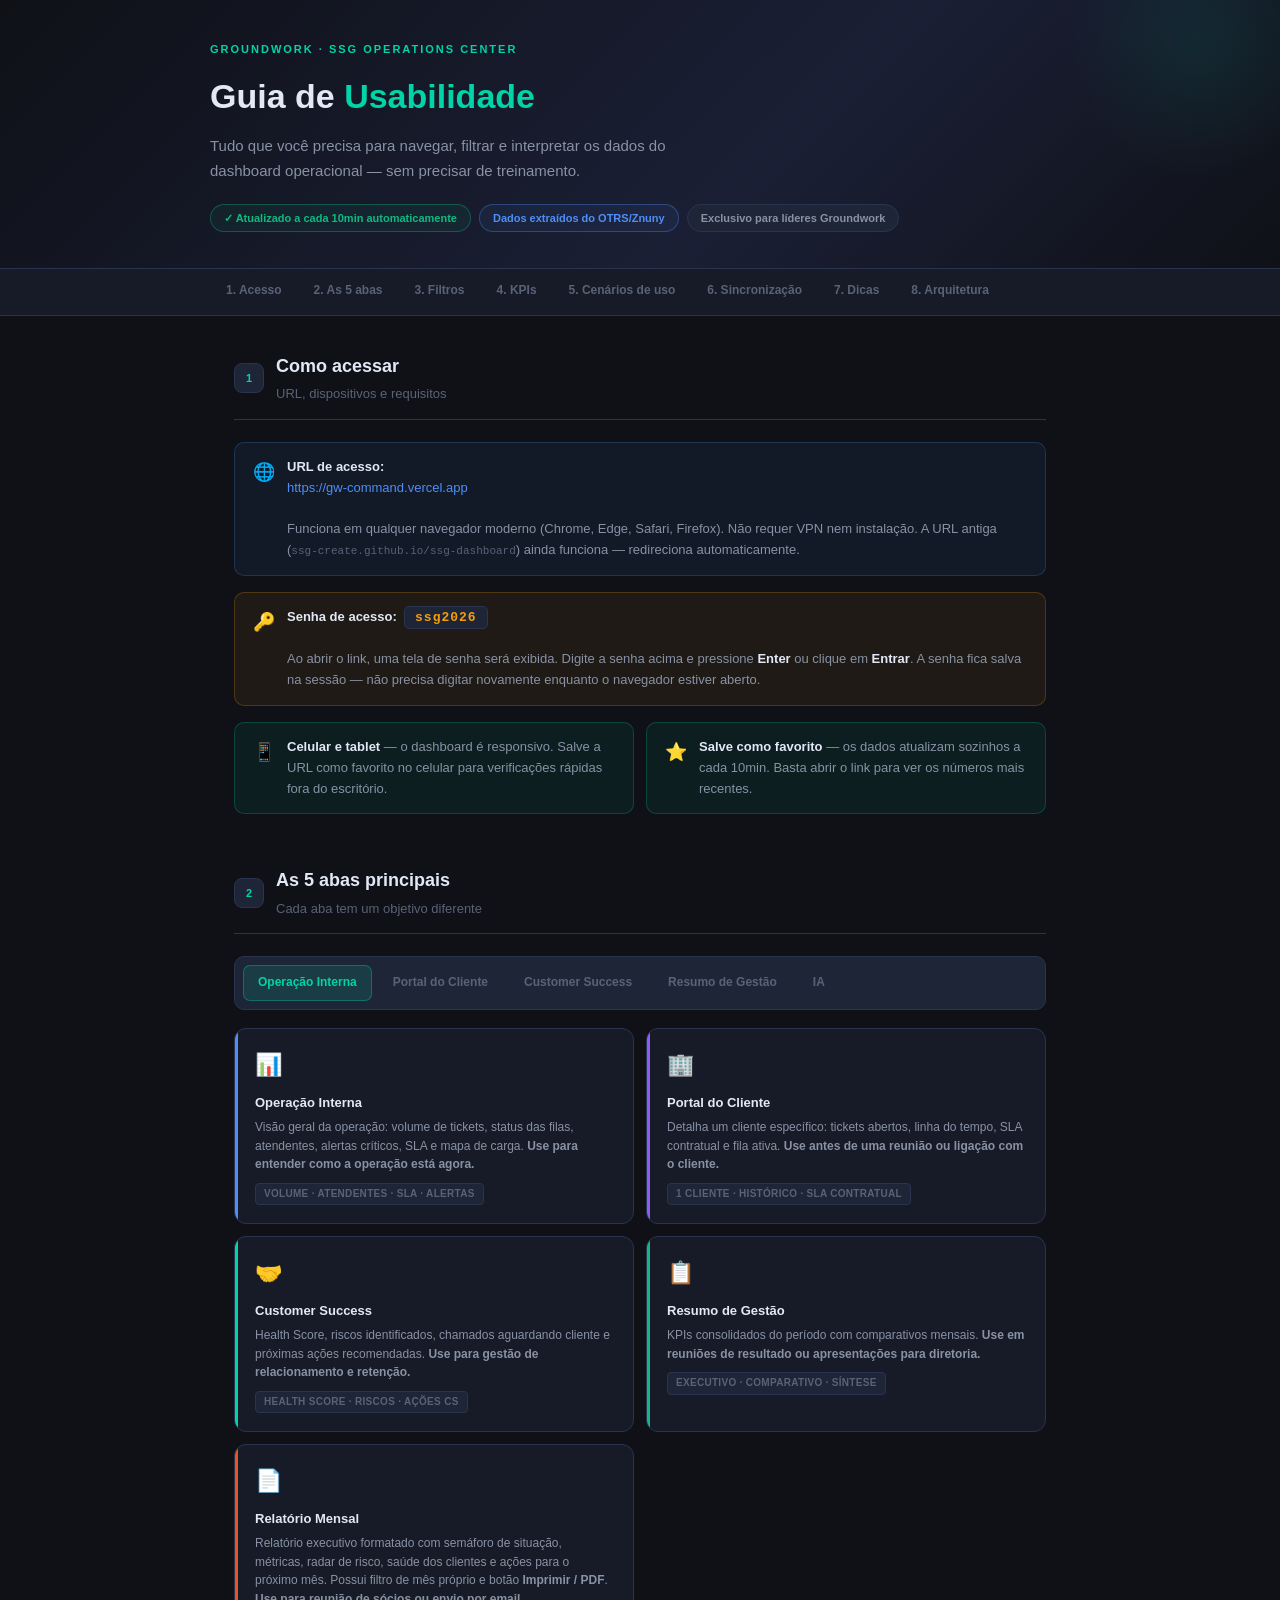
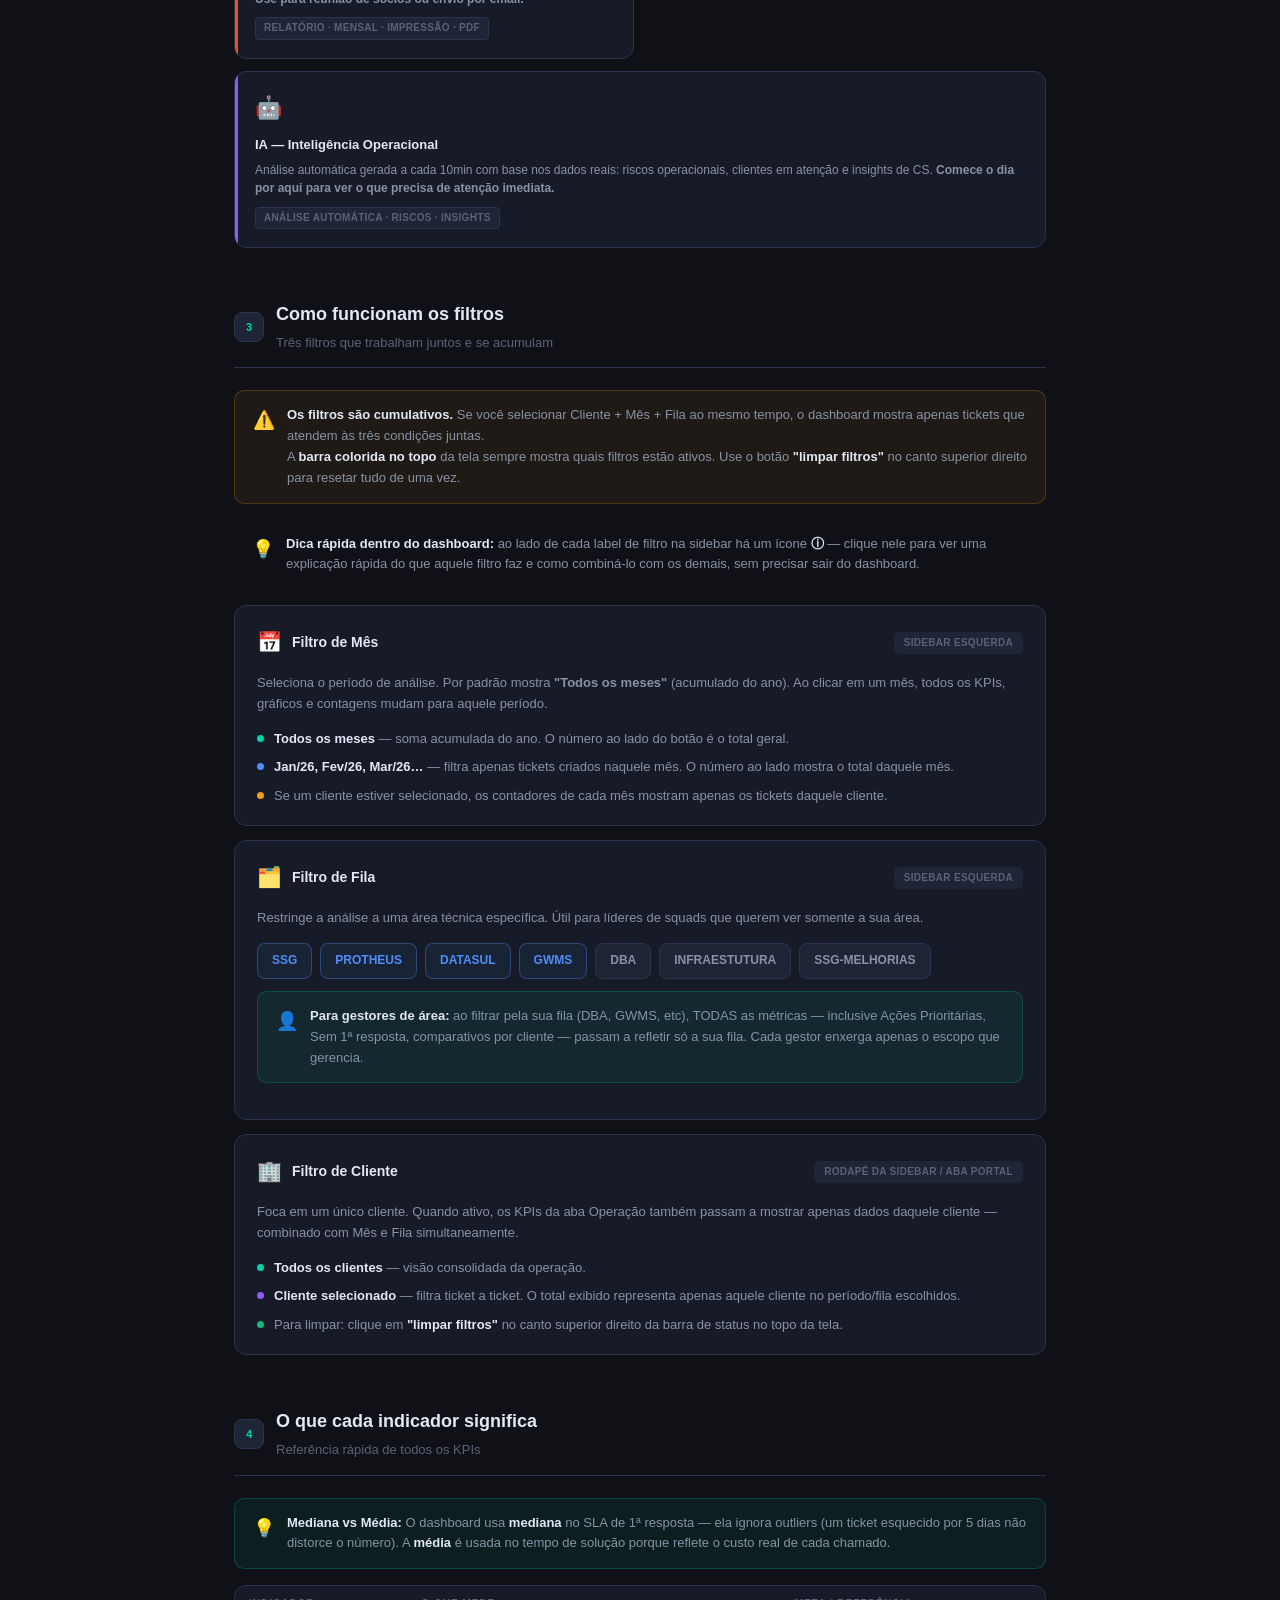
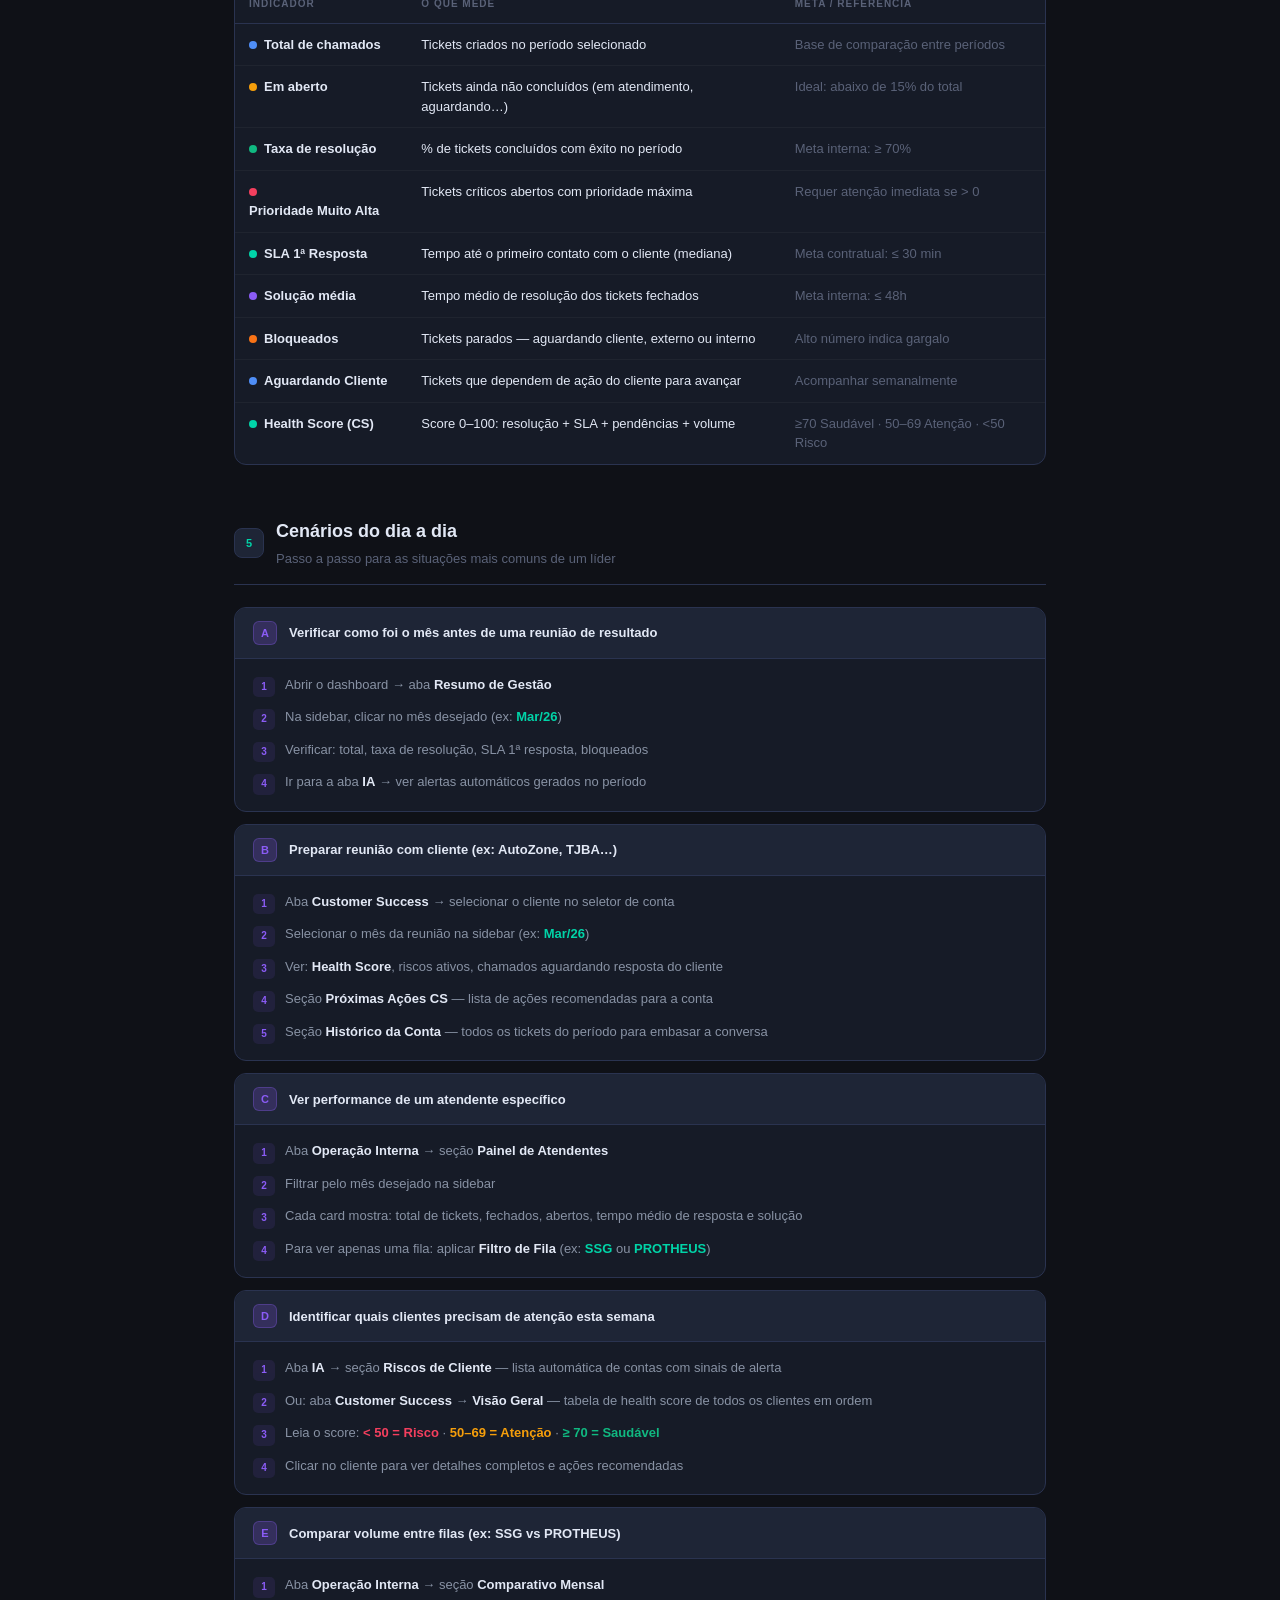
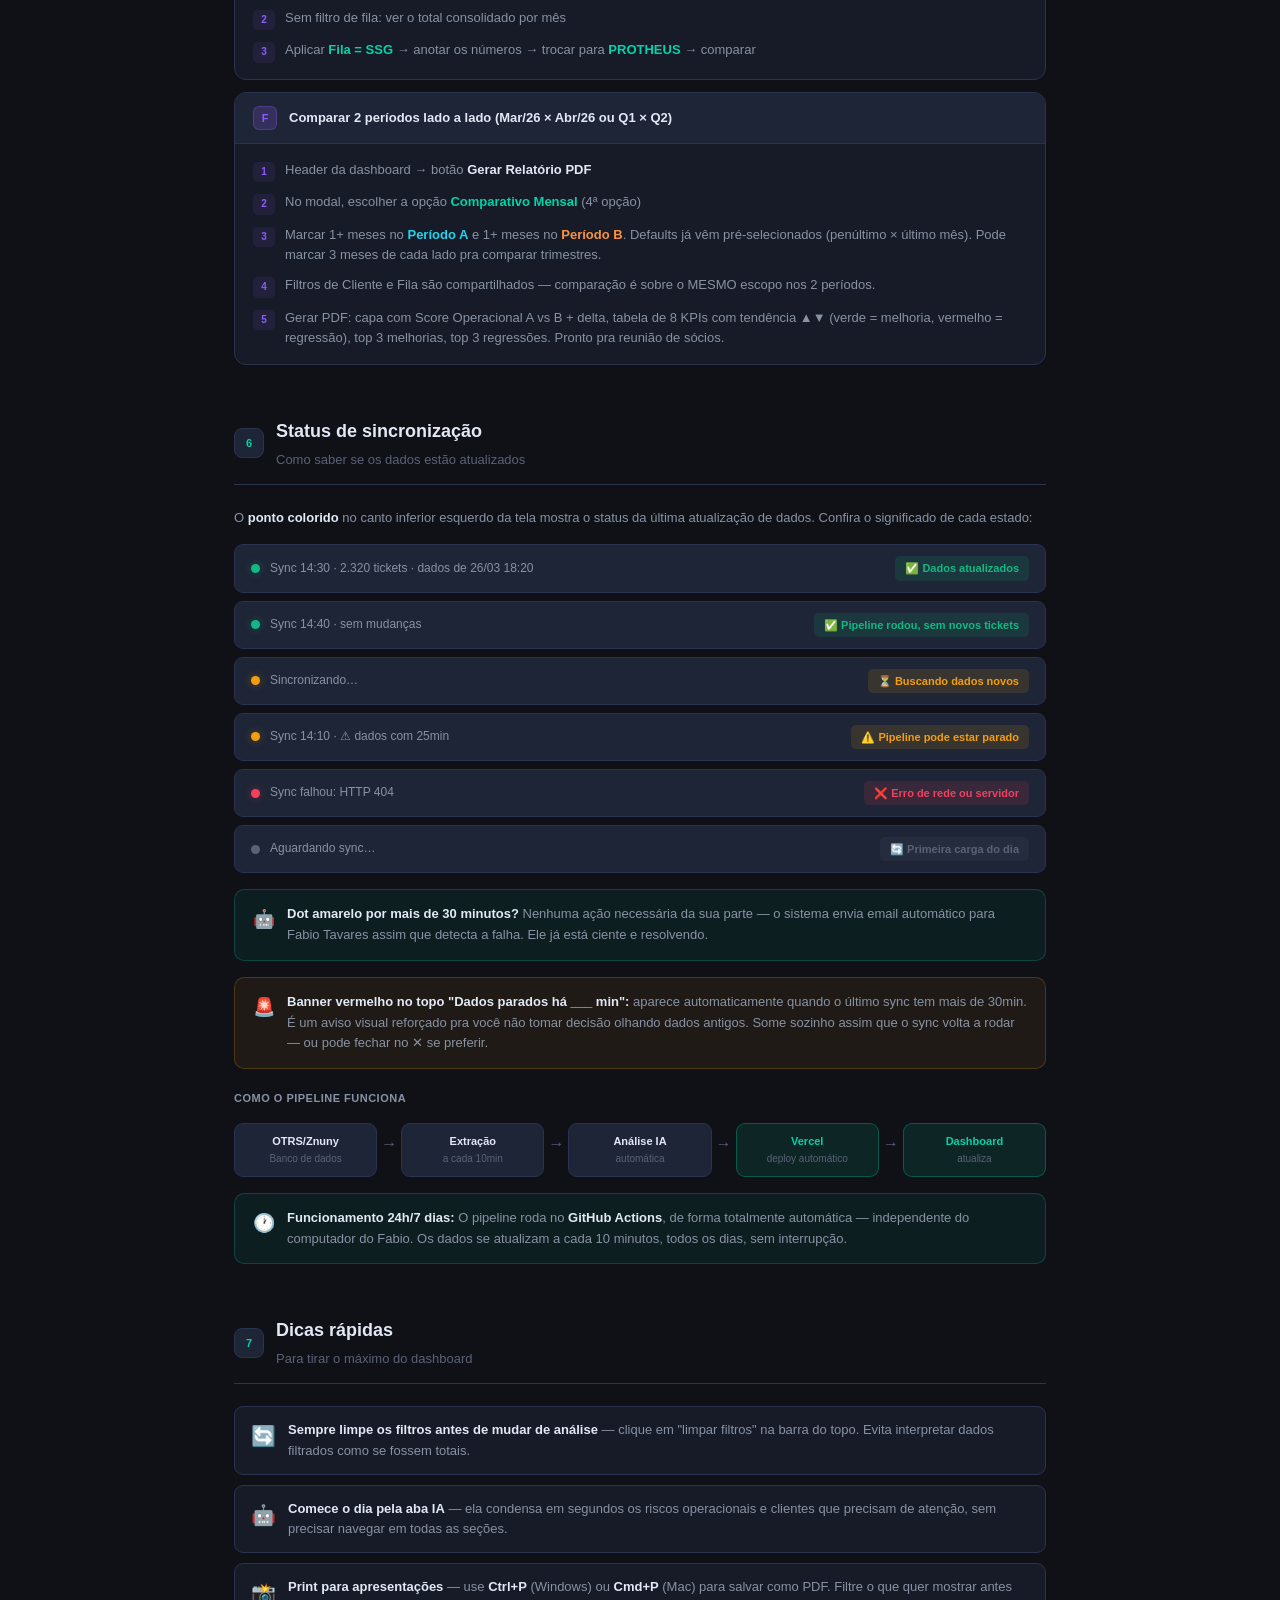
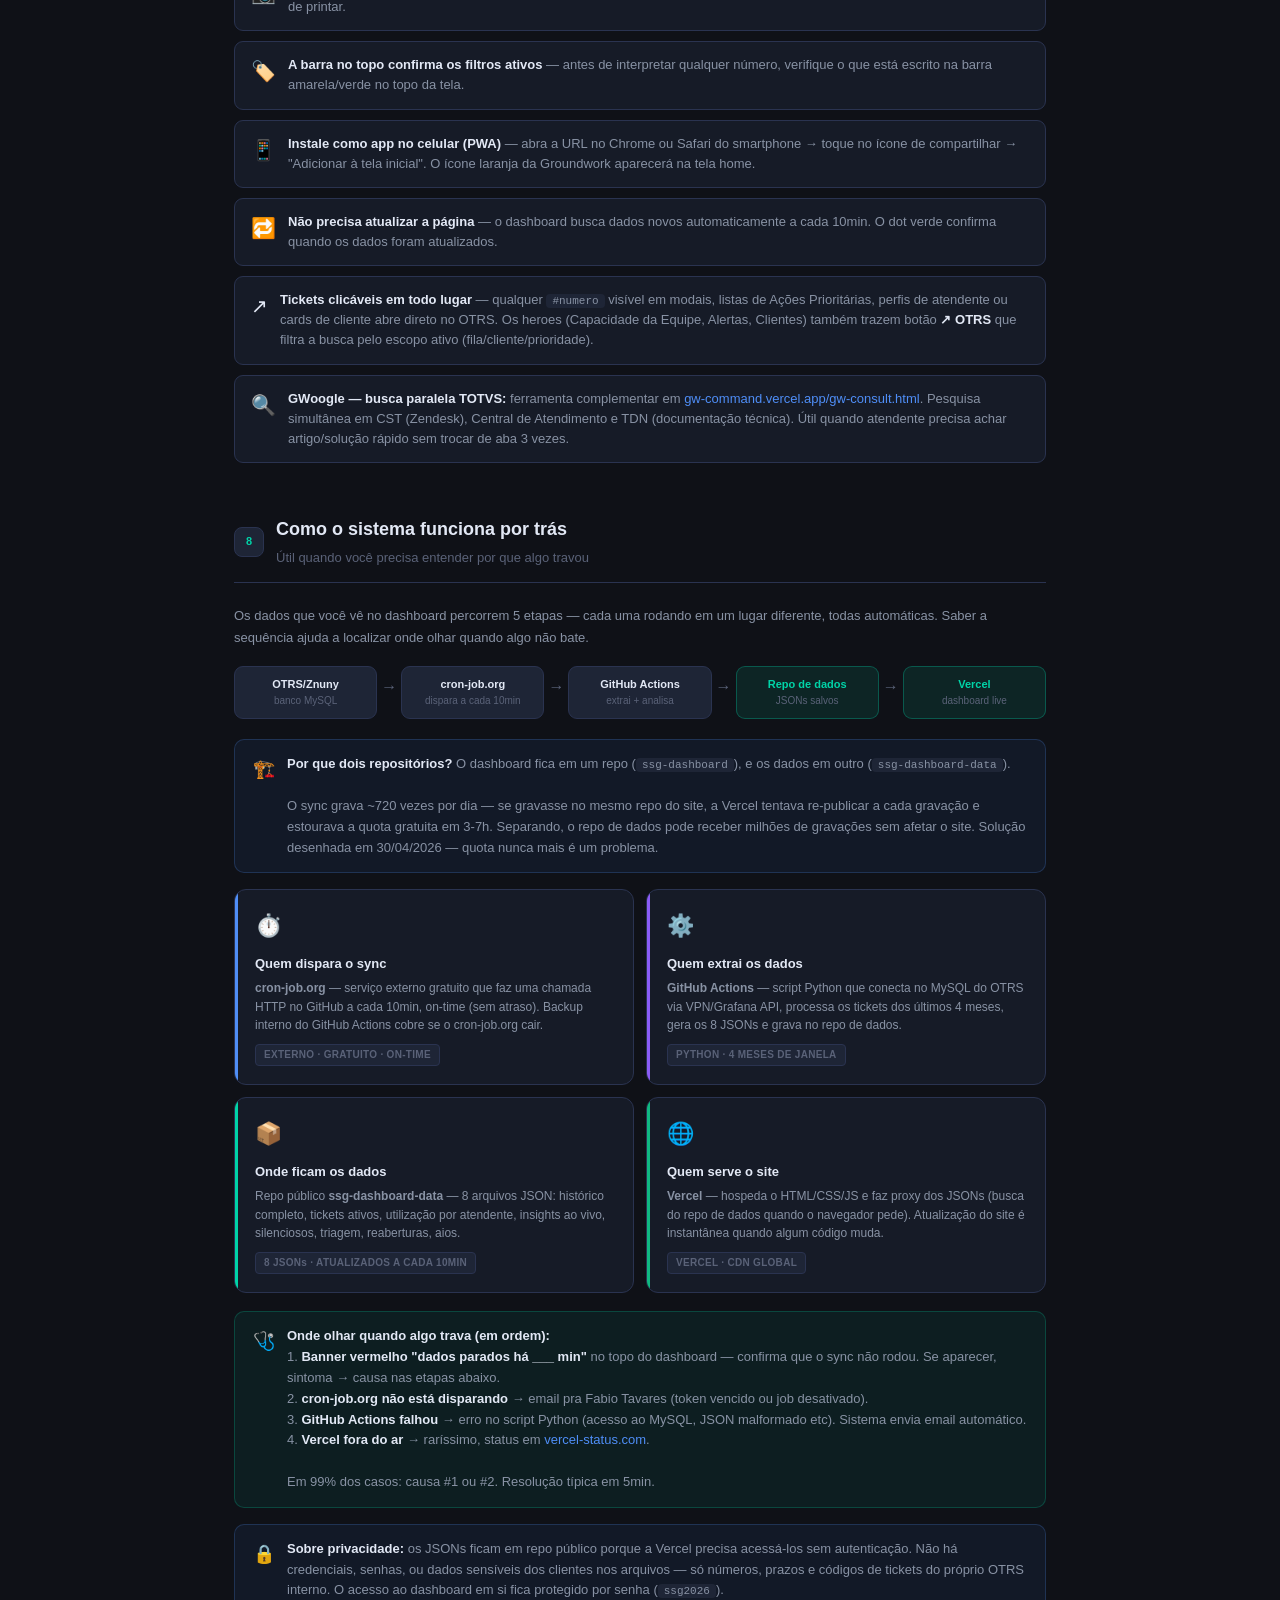
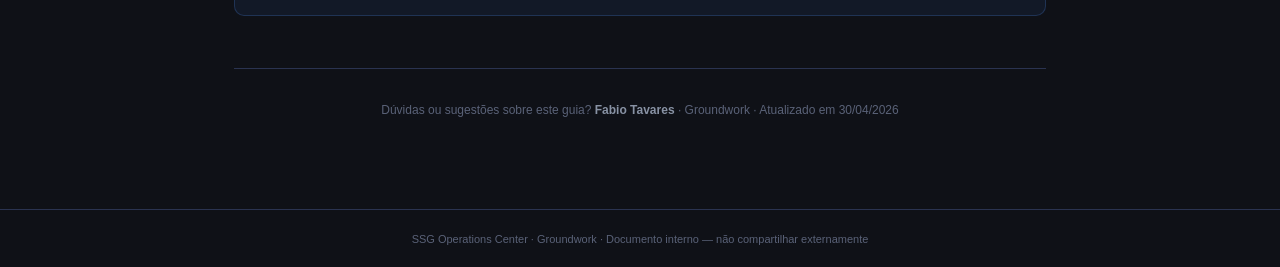
<file: guia.html>
<!DOCTYPE html>
<html lang="pt-BR">
<head>
<meta charset="UTF-8">
<meta name="viewport" content="width=device-width, initial-scale=1.0">
<title>Guia de Uso — SSG Operations Center</title>
<style>
:root{
  --bg:#0f1117;--bg2:#161b27;--bg3:#1e2536;--bg4:#242c3d;
  --border:#2a3350;--text:#e2e8f5;--sub:#8892a4;--muted:#5a6278;
  --blue:#4f8ef7;--teal:#00d4a8;--ok:#10b981;--warn:#f59e0b;
  --danger:#f43f5e;--purple:#8b5cf6;--orange:#f97316;
  --radius:12px; --gap:16px;
}
*{box-sizing:border-box;margin:0;padding:0}
body{background:var(--bg);color:var(--text);font-family:-apple-system,BlinkMacSystemFont,'Segoe UI',sans-serif;font-size:15px;line-height:1.65}
a{color:var(--blue);text-decoration:none}
a:hover{text-decoration:underline}

/* ── HOMOLOGATION BANNER ── */
.hom-banner{
  background:repeating-linear-gradient(135deg,rgba(245,158,11,.08) 0px,rgba(245,158,11,.08) 10px,transparent 10px,transparent 20px);
  border-bottom:2px solid var(--warn);
  padding:14px 24px;
  display:flex;align-items:center;gap:14px;flex-wrap:wrap;
}
.hom-icon{font-size:20px;flex-shrink:0}
.hom-text{flex:1;min-width:200px}
.hom-title{font-size:13px;font-weight:800;color:var(--warn);letter-spacing:.5px;text-transform:uppercase}
.hom-desc{font-size:12px;color:var(--sub);margin-top:2px}
.hom-badge{background:rgba(245,158,11,.15);border:1px solid rgba(245,158,11,.4);border-radius:6px;padding:4px 12px;font-size:11px;font-weight:700;color:var(--warn);white-space:nowrap;flex-shrink:0}

/* ── HERO ── */
.hero{
  background:linear-gradient(135deg,#0f1117 0%,#1a1f35 60%,#0f1117 100%);
  border-bottom:1px solid var(--border);
  padding:40px 24px 36px;
  position:relative;overflow:hidden;
}
.hero::after{
  content:'';position:absolute;top:-100px;right:-60px;width:280px;height:280px;border-radius:50%;
  background:radial-gradient(circle,rgba(0,212,168,.09) 0%,transparent 70%);pointer-events:none;
}
.hero-inner{max-width:860px;margin:0 auto;position:relative;z-index:1}
.hero-eye{font-size:11px;font-weight:700;letter-spacing:2px;color:var(--teal);text-transform:uppercase;margin-bottom:10px}
.hero-title{font-size:clamp(24px,5vw,34px);font-weight:800;margin-bottom:10px}
.hero-title span{color:var(--teal)}
.hero-sub{color:var(--sub);font-size:15px;max-width:520px;margin-bottom:20px}
.hero-chips{display:flex;gap:8px;flex-wrap:wrap}
.chip{background:var(--bg3);border:1px solid var(--border);border-radius:20px;padding:4px 13px;font-size:11px;font-weight:600;color:var(--sub)}
.chip.green{border-color:rgba(16,185,129,.35);color:var(--ok);background:rgba(16,185,129,.07)}
.chip.blue{border-color:rgba(79,142,247,.35);color:var(--blue);background:rgba(79,142,247,.07)}

/* ── NAV ÍNDICE ── */
.toc{background:var(--bg2);border-bottom:1px solid var(--border);padding:0 24px;overflow-x:auto;white-space:nowrap}
.toc-inner{max-width:860px;margin:0 auto;display:flex;gap:0}
.toc-a{display:inline-block;padding:12px 16px;font-size:12px;font-weight:600;color:var(--muted);border-bottom:2px solid transparent;transition:all .15s;cursor:pointer;text-decoration:none}
.toc-a:hover{color:var(--text);border-color:var(--teal)}

/* ── LAYOUT ── */
.wrap{max-width:860px;margin:0 auto;padding:36px 24px 80px}

/* ── SECTION ── */
.sec{margin-bottom:52px;scroll-margin-top:56px}
.sec-hdr{display:flex;align-items:center;gap:12px;margin-bottom:22px;padding-bottom:14px;border-bottom:1px solid var(--border)}
.sec-num{width:30px;height:30px;border-radius:8px;background:var(--bg3);border:1px solid var(--border);display:flex;align-items:center;justify-content:center;font-size:11px;font-weight:800;color:var(--teal);flex-shrink:0}
.sec-ttl{font-size:18px;font-weight:700}
.sec-sub{font-size:13px;color:var(--muted);margin-top:2px}

/* ── CALLOUT ── */
.callout{border-radius:10px;padding:14px 18px;margin-bottom:16px;display:flex;gap:12px;align-items:flex-start}
.callout.tip{background:rgba(0,212,168,.07);border:1px solid rgba(0,212,168,.22)}
.callout.warn{background:rgba(245,158,11,.07);border:1px solid rgba(245,158,11,.22)}
.callout.info{background:rgba(79,142,247,.07);border:1px solid rgba(79,142,247,.22)}
.callout.danger{background:rgba(244,63,94,.07);border:1px solid rgba(244,63,94,.22)}
.callout-ico{font-size:18px;flex-shrink:0;padding-top:1px}
.callout-body{font-size:13px;color:var(--sub);line-height:1.6}
.callout-body strong{color:var(--text)}

/* ── GRID ── */
.grid{display:grid;gap:12px}
.g2{grid-template-columns:1fr 1fr}
.g3{grid-template-columns:1fr 1fr 1fr}
@media(max-width:580px){.g2,.g3{grid-template-columns:1fr}}
@media(max-width:760px){.g3{grid-template-columns:1fr 1fr}}

/* ── CARD ── */
.card{background:var(--bg2);border:1px solid var(--border);border-radius:var(--radius);padding:18px 20px;position:relative;overflow:hidden}
.card-bar{position:absolute;top:0;left:0;width:3px;height:100%;border-radius:3px 0 0 3px}
.c-ico{font-size:22px;margin-bottom:8px}
.c-name{font-size:13px;font-weight:700;margin-bottom:5px}
.c-desc{font-size:12px;color:var(--sub);line-height:1.55}
.c-tag{display:inline-block;background:var(--bg3);border:1px solid var(--border);border-radius:4px;padding:2px 8px;font-size:10px;font-weight:600;color:var(--muted);margin-top:9px;letter-spacing:.3px}

/* ── TAB VISUAL ── */
.tabs-vis{display:flex;gap:6px;flex-wrap:wrap;background:var(--bg3);border:1px solid var(--border);border-radius:10px;padding:8px;margin-bottom:18px}
.tab-v{padding:7px 14px;border-radius:7px;font-size:12px;font-weight:700;color:var(--muted);cursor:default;border:1px solid transparent;transition:all .15s}
.tab-v.on{background:rgba(0,212,168,.13);border-color:rgba(0,212,168,.35);color:var(--teal)}

/* ── FILTRO BOX ── */
.fbox{background:var(--bg2);border:1px solid var(--border);border-radius:var(--radius);padding:20px 22px;margin-bottom:14px}
.fbox-hdr{display:flex;align-items:center;gap:10px;margin-bottom:14px}
.fbox-ico{font-size:20px}
.fbox-name{font-size:14px;font-weight:700}
.fbox-where{font-size:10px;font-weight:700;color:var(--muted);background:var(--bg3);border-radius:5px;padding:3px 10px;margin-left:auto;letter-spacing:.3px;text-transform:uppercase}
.fbox-desc{font-size:13px;color:var(--sub);margin-bottom:14px;line-height:1.6}
.flist{display:flex;flex-direction:column;gap:9px}
.fi{display:flex;align-items:flex-start;gap:10px}
.fi-dot{width:7px;height:7px;border-radius:50%;flex-shrink:0;margin-top:6px}
.fi-t{font-size:13px;color:var(--sub);line-height:1.5}
.fi-t strong{color:var(--text)}

/* ── FLOW VISUAL ── */
.flow{display:flex;align-items:center;gap:0;flex-wrap:wrap;margin:16px 0}
.flow-step{display:flex;flex-direction:column;align-items:center;gap:4px;flex:1;min-width:80px}
.flow-box{background:var(--bg3);border:1px solid var(--border);border-radius:9px;padding:10px 14px;text-align:center;width:100%;font-size:11px;font-weight:700;color:var(--text);line-height:1.4}
.flow-box span{display:block;font-size:10px;color:var(--muted);font-weight:400;margin-top:2px}
.flow-box.hi{background:rgba(0,212,168,.1);border-color:rgba(0,212,168,.3);color:var(--teal)}
.flow-arrow{color:var(--muted);font-size:16px;padding:0 4px;flex-shrink:0;margin-top:-12px}
@media(max-width:500px){.flow{flex-direction:column;align-items:flex-start}.flow-arrow{transform:rotate(90deg);margin:0 auto}}

/* ── KPI TABLE ── */
.ktbl{width:100%;border-collapse:collapse}
.ktbl th{text-align:left;font-size:10px;font-weight:700;letter-spacing:1px;text-transform:uppercase;color:var(--muted);padding:10px 14px;border-bottom:1px solid var(--border)}
.ktbl td{padding:11px 14px;border-bottom:1px solid rgba(255,255,255,.04);font-size:13px;vertical-align:top;line-height:1.5}
.ktbl tr:last-child td{border-bottom:none}
.ktbl tr:hover td{background:rgba(255,255,255,.02)}
.kn{font-weight:700;color:var(--text);white-space:nowrap}
.kdot{display:inline-block;width:8px;height:8px;border-radius:50%;margin-right:7px;flex-shrink:0}
.kmeta{font-size:11px;color:var(--muted)}

/* ── SCENARIO ── */
.scene{background:var(--bg2);border:1px solid var(--border);border-radius:var(--radius);overflow:hidden;margin-bottom:12px}
.scene-hdr{display:flex;align-items:center;gap:12px;padding:13px 18px;background:var(--bg3);border-bottom:1px solid var(--border)}
.scene-letter{width:24px;height:24px;border-radius:6px;background:rgba(139,92,246,.2);border:1px solid rgba(139,92,246,.3);display:flex;align-items:center;justify-content:center;font-size:11px;font-weight:800;color:var(--purple);flex-shrink:0}
.scene-title{font-size:13px;font-weight:700}
.scene-body{padding:16px 18px}
.steps{display:flex;flex-direction:column;gap:10px}
.step{display:flex;gap:10px;align-items:flex-start}
.step-n{font-size:10px;font-weight:800;color:var(--purple);background:rgba(139,92,246,.1);border-radius:5px;padding:2px 7px;flex-shrink:0;margin-top:2px;min-width:22px;text-align:center}
.step-t{font-size:13px;color:var(--sub);line-height:1.55}
.step-t strong{color:var(--text)}
.step-t .hl{color:var(--teal);font-weight:700}

/* ── SYNC DEMO ── */
.sync-list{display:flex;flex-direction:column;gap:8px;margin-top:14px}
.sync-row{display:flex;align-items:center;gap:10px;background:var(--bg3);border:1px solid var(--border);border-radius:9px;padding:11px 16px;flex-wrap:wrap;gap:10px}
.sdot{width:9px;height:9px;border-radius:50%;flex-shrink:0}
.sdot.g{background:#10b981;box-shadow:0 0 8px #10b98155}
.sdot.y{background:#f59e0b;box-shadow:0 0 8px #f59e0b55}
.sdot.r{background:#f43f5e;box-shadow:0 0 8px #f43f5e55}
.sdot.gr{background:#5a6278}
.slbl{font-size:12px;color:var(--sub);flex:1;min-width:160px}
.smeaning{font-size:11px;font-weight:700;padding:3px 10px;border-radius:5px;white-space:nowrap}
.sm-ok{background:rgba(16,185,129,.12);color:var(--ok)}
.sm-warn{background:rgba(245,158,11,.12);color:var(--warn)}
.sm-danger{background:rgba(244,63,94,.12);color:var(--danger)}
.sm-muted{background:var(--bg4);color:var(--muted)}

/* ── QUEUES ── */
.queue-grid{display:flex;flex-wrap:wrap;gap:8px;margin-top:12px}
.q{background:var(--bg3);border:1px solid var(--border);border-radius:8px;padding:7px 14px;font-size:12px;font-weight:700;color:var(--sub)}
.q.hi{border-color:rgba(79,142,247,.35);color:var(--blue);background:rgba(79,142,247,.07)}

/* ── DICA RÁPIDA ── */
.tip-list{display:flex;flex-direction:column;gap:10px}
.tip-row{display:flex;gap:12px;align-items:flex-start;background:var(--bg2);border:1px solid var(--border);border-radius:9px;padding:13px 16px}
.tip-ico{font-size:20px;flex-shrink:0}
.tip-txt{font-size:13px;color:var(--sub);line-height:1.55}
.tip-txt strong{color:var(--text)}

/* ── FOOTER ── */
footer{border-top:1px solid var(--border);padding:20px 24px;text-align:center;color:var(--muted);font-size:11px}
hr{border:none;border-top:1px solid var(--border);margin:32px 0}

/* PRINT */
@media print{
  .hom-banner{-webkit-print-color-adjust:exact;print-color-adjust:exact}
  .toc{display:none}
  body{background:#fff;color:#000}
}
</style>
</head>
<body>

<!-- HERO -->
<div class="hero">
  <div class="hero-inner">
    <div class="hero-eye">Groundwork · SSG Operations Center</div>
    <h1 class="hero-title">Guia de <span>Usabilidade</span></h1>
    <p class="hero-sub">Tudo que você precisa para navegar, filtrar e interpretar os dados do dashboard operacional — sem precisar de treinamento.</p>
    <div class="hero-chips">
      <span class="chip green">✓ Atualizado a cada 10min automaticamente</span>
      <span class="chip blue">Dados extraídos do OTRS/Znuny</span>
      <span class="chip">Exclusivo para líderes Groundwork</span>
    </div>
  </div>
</div>

<!-- ÍNDICE -->
<div class="toc">
  <div class="toc-inner">
    <a href="#acesso" class="toc-a">1. Acesso</a>
    <a href="#abas" class="toc-a">2. As 5 abas</a>
    <a href="#filtros" class="toc-a">3. Filtros</a>
    <a href="#kpis" class="toc-a">4. KPIs</a>
    <a href="#cenarios" class="toc-a">5. Cenários de uso</a>
    <a href="#sync" class="toc-a">6. Sincronização</a>
    <a href="#dicas" class="toc-a">7. Dicas</a>
    <a href="#arq" class="toc-a">8. Arquitetura</a>
  </div>
</div>

<div class="wrap">

<!-- ──────────────────────────────────────────
     1. ACESSO
────────────────────────────────────────── -->
<div class="sec" id="acesso">
  <div class="sec-hdr">
    <div class="sec-num">1</div>
    <div><div class="sec-ttl">Como acessar</div><div class="sec-sub">URL, dispositivos e requisitos</div></div>
  </div>

  <div class="callout info">
    <div class="callout-ico">🌐</div>
    <div class="callout-body">
      <strong>URL de acesso:</strong><br>
      <a href="https://gw-command.vercel.app" target="_blank">https://gw-command.vercel.app</a><br><br>
      Funciona em qualquer navegador moderno (Chrome, Edge, Safari, Firefox). Não requer VPN nem instalação. A URL antiga (<code style="font-size:11px;color:var(--muted)">ssg-create.github.io/ssg-dashboard</code>) ainda funciona — redireciona automaticamente.
    </div>
  </div>

  <div class="callout warn">
    <div class="callout-ico">🔑</div>
    <div class="callout-body">
      <strong>Senha de acesso:</strong> &nbsp;<code style="background:var(--bg3);border:1px solid var(--border);border-radius:5px;padding:3px 10px;font-size:13px;font-weight:700;color:var(--warn);letter-spacing:1px">ssg2026</code><br><br>
      Ao abrir o link, uma tela de senha será exibida. Digite a senha acima e pressione <strong>Enter</strong> ou clique em <strong>Entrar</strong>. A senha fica salva na sessão — não precisa digitar novamente enquanto o navegador estiver aberto.
    </div>
  </div>

  <div class="grid g2">
    <div class="callout tip" style="margin:0">
      <div class="callout-ico">📱</div>
      <div class="callout-body"><strong>Celular e tablet</strong> — o dashboard é responsivo. Salve a URL como favorito no celular para verificações rápidas fora do escritório.</div>
    </div>
    <div class="callout tip" style="margin:0">
      <div class="callout-ico">⭐</div>
      <div class="callout-body"><strong>Salve como favorito</strong> — os dados atualizam sozinhos a cada 10min. Basta abrir o link para ver os números mais recentes.</div>
    </div>
  </div>
</div>

<!-- ──────────────────────────────────────────
     2. AS 5 ABAS
────────────────────────────────────────── -->
<div class="sec" id="abas">
  <div class="sec-hdr">
    <div class="sec-num">2</div>
    <div><div class="sec-ttl">As 5 abas principais</div><div class="sec-sub">Cada aba tem um objetivo diferente</div></div>
  </div>

  <div class="tabs-vis">
    <div class="tab-v on">Operação Interna</div>
    <div class="tab-v">Portal do Cliente</div>
    <div class="tab-v">Customer Success</div>
    <div class="tab-v">Resumo de Gestão</div>
    <div class="tab-v">IA</div>
  </div>

  <div class="grid g2" style="margin-bottom:12px">
    <div class="card">
      <div class="card-bar" style="background:var(--blue)"></div>
      <div class="c-ico">📊</div>
      <div class="c-name">Operação Interna</div>
      <div class="c-desc">Visão geral da operação: volume de tickets, status das filas, atendentes, alertas críticos, SLA e mapa de carga. <strong>Use para entender como a operação está agora.</strong></div>
      <div class="c-tag">VOLUME · ATENDENTES · SLA · ALERTAS</div>
    </div>
    <div class="card">
      <div class="card-bar" style="background:var(--purple)"></div>
      <div class="c-ico">🏢</div>
      <div class="c-name">Portal do Cliente</div>
      <div class="c-desc">Detalha um cliente específico: tickets abertos, linha do tempo, SLA contratual e fila ativa. <strong>Use antes de uma reunião ou ligação com o cliente.</strong></div>
      <div class="c-tag">1 CLIENTE · HISTÓRICO · SLA CONTRATUAL</div>
    </div>
    <div class="card">
      <div class="card-bar" style="background:var(--teal)"></div>
      <div class="c-ico">🤝</div>
      <div class="c-name">Customer Success</div>
      <div class="c-desc">Health Score, riscos identificados, chamados aguardando cliente e próximas ações recomendadas. <strong>Use para gestão de relacionamento e retenção.</strong></div>
      <div class="c-tag">HEALTH SCORE · RISCOS · AÇÕES CS</div>
    </div>
    <div class="card">
      <div class="card-bar" style="background:var(--ok)"></div>
      <div class="c-ico">📋</div>
      <div class="c-name">Resumo de Gestão</div>
      <div class="c-desc">KPIs consolidados do período com comparativos mensais. <strong>Use em reuniões de resultado ou apresentações para diretoria.</strong></div>
      <div class="c-tag">EXECUTIVO · COMPARATIVO · SÍNTESE</div>
    </div>
    <div class="card">
      <div class="card-bar" style="background:#E8541A"></div>
      <div class="c-ico">📄</div>
      <div class="c-name">Relatório Mensal</div>
      <div class="c-desc">Relatório executivo formatado com semáforo de situação, métricas, radar de risco, saúde dos clientes e ações para o próximo mês. Possui filtro de mês próprio e botão <strong>Imprimir / PDF</strong>. <strong>Use para reunião de sócios ou envio por email.</strong></div>
      <div class="c-tag">RELATÓRIO · MENSAL · IMPRESSÃO · PDF</div>
    </div>
  </div>

  <div class="card">
    <div class="card-bar" style="background:var(--purple)"></div>
    <div class="c-ico">🤖</div>
    <div class="c-name">IA — Inteligência Operacional</div>
    <div class="c-desc">Análise automática gerada a cada 10min com base nos dados reais: riscos operacionais, clientes em atenção e insights de CS. <strong>Comece o dia por aqui para ver o que precisa de atenção imediata.</strong></div>
    <div class="c-tag">ANÁLISE AUTOMÁTICA · RISCOS · INSIGHTS</div>
  </div>
</div>

<!-- ──────────────────────────────────────────
     3. FILTROS
────────────────────────────────────────── -->
<div class="sec" id="filtros">
  <div class="sec-hdr">
    <div class="sec-num">3</div>
    <div><div class="sec-ttl">Como funcionam os filtros</div><div class="sec-sub">Três filtros que trabalham juntos e se acumulam</div></div>
  </div>

  <div class="callout warn">
    <div class="callout-ico">⚠️</div>
    <div class="callout-body">
      <strong>Os filtros são cumulativos.</strong> Se você selecionar Cliente + Mês + Fila ao mesmo tempo, o dashboard mostra apenas tickets que atendem às três condições juntas.<br>
      A <strong>barra colorida no topo</strong> da tela sempre mostra quais filtros estão ativos. Use o botão <strong>"limpar filtros"</strong> no canto superior direito para resetar tudo de uma vez.
    </div>
  </div>

  <div class="callout ok" style="margin-top:12px">
    <div class="callout-ico">💡</div>
    <div class="callout-body">
      <strong>Dica rápida dentro do dashboard:</strong> ao lado de cada label de filtro na sidebar há um ícone <strong>ⓘ</strong> — clique nele para ver uma explicação rápida do que aquele filtro faz e como combiná-lo com os demais, sem precisar sair do dashboard.
    </div>
  </div>

  <!-- FILTRO MÊS -->
  <div class="fbox">
    <div class="fbox-hdr">
      <div class="fbox-ico">📅</div>
      <div class="fbox-name">Filtro de Mês</div>
      <div class="fbox-where">Sidebar esquerda</div>
    </div>
    <div class="fbox-desc">Seleciona o período de análise. Por padrão mostra <strong>"Todos os meses"</strong> (acumulado do ano). Ao clicar em um mês, todos os KPIs, gráficos e contagens mudam para aquele período.</div>
    <div class="flist">
      <div class="fi"><div class="fi-dot" style="background:var(--teal)"></div><div class="fi-t"><strong>Todos os meses</strong> — soma acumulada do ano. O número ao lado do botão é o total geral.</div></div>
      <div class="fi"><div class="fi-dot" style="background:var(--blue)"></div><div class="fi-t"><strong>Jan/26, Fev/26, Mar/26…</strong> — filtra apenas tickets criados naquele mês. O número ao lado mostra o total daquele mês.</div></div>
      <div class="fi"><div class="fi-dot" style="background:var(--warn)"></div><div class="fi-t">Se um cliente estiver selecionado, os contadores de cada mês mostram apenas os tickets daquele cliente.</div></div>
    </div>
  </div>

  <!-- FILTRO FILA -->
  <div class="fbox">
    <div class="fbox-hdr">
      <div class="fbox-ico">🗂️</div>
      <div class="fbox-name">Filtro de Fila</div>
      <div class="fbox-where">Sidebar esquerda</div>
    </div>
    <div class="fbox-desc">Restringe a análise a uma área técnica específica. Útil para líderes de squads que querem ver somente a sua área.</div>
    <div class="queue-grid">
      <span class="q hi">SSG</span>
      <span class="q hi">PROTHEUS</span>
      <span class="q hi">DATASUL</span>
      <span class="q hi">GWMS</span>
      <span class="q">DBA</span>
      <span class="q">INFRAESTUTURA</span>
      <span class="q">SSG-MELHORIAS</span>
    </div>
    <div class="callout tip" style="margin-top:12px">
      <div class="callout-ico">👤</div>
      <div class="callout-body"><strong>Para gestores de área:</strong> ao filtrar pela sua fila (DBA, GWMS, etc), TODAS as métricas — inclusive Ações Prioritárias, Sem 1ª resposta, comparativos por cliente — passam a refletir só a sua fila. Cada gestor enxerga apenas o escopo que gerencia.</div>
    </div>
  </div>

  <!-- FILTRO CLIENTE -->
  <div class="fbox">
    <div class="fbox-hdr">
      <div class="fbox-ico">🏢</div>
      <div class="fbox-name">Filtro de Cliente</div>
      <div class="fbox-where">Rodapé da sidebar / aba Portal</div>
    </div>
    <div class="fbox-desc">Foca em um único cliente. Quando ativo, os KPIs da aba Operação também passam a mostrar apenas dados daquele cliente — combinado com Mês e Fila simultaneamente.</div>
    <div class="flist">
      <div class="fi"><div class="fi-dot" style="background:var(--teal)"></div><div class="fi-t"><strong>Todos os clientes</strong> — visão consolidada da operação.</div></div>
      <div class="fi"><div class="fi-dot" style="background:var(--purple)"></div><div class="fi-t"><strong>Cliente selecionado</strong> — filtra ticket a ticket. O total exibido representa apenas aquele cliente no período/fila escolhidos.</div></div>
      <div class="fi"><div class="fi-dot" style="background:var(--ok)"></div><div class="fi-t">Para limpar: clique em <strong>"limpar filtros"</strong> no canto superior direito da barra de status no topo da tela.</div></div>
    </div>
  </div>
</div>

<!-- ──────────────────────────────────────────
     4. KPIs
────────────────────────────────────────── -->
<div class="sec" id="kpis">
  <div class="sec-hdr">
    <div class="sec-num">4</div>
    <div><div class="sec-ttl">O que cada indicador significa</div><div class="sec-sub">Referência rápida de todos os KPIs</div></div>
  </div>

  <div class="callout tip">
    <div class="callout-ico">💡</div>
    <div class="callout-body"><strong>Mediana vs Média:</strong> O dashboard usa <strong>mediana</strong> no SLA de 1ª resposta — ela ignora outliers (um ticket esquecido por 5 dias não distorce o número). A <strong>média</strong> é usada no tempo de solução porque reflete o custo real de cada chamado.</div>
  </div>

  <div style="background:var(--bg2);border:1px solid var(--border);border-radius:var(--radius);overflow:hidden">
    <table class="ktbl">
      <thead><tr><th>Indicador</th><th>O que mede</th><th>Meta / Referência</th></tr></thead>
      <tbody>
        <tr>
          <td><span class="kdot" style="background:var(--blue)"></span><span class="kn">Total de chamados</span></td>
          <td>Tickets criados no período selecionado</td>
          <td class="kmeta">Base de comparação entre períodos</td>
        </tr>
        <tr>
          <td><span class="kdot" style="background:var(--warn)"></span><span class="kn">Em aberto</span></td>
          <td>Tickets ainda não concluídos (em atendimento, aguardando…)</td>
          <td class="kmeta">Ideal: abaixo de 15% do total</td>
        </tr>
        <tr>
          <td><span class="kdot" style="background:var(--ok)"></span><span class="kn">Taxa de resolução</span></td>
          <td>% de tickets concluídos com êxito no período</td>
          <td class="kmeta">Meta interna: ≥ 70%</td>
        </tr>
        <tr>
          <td><span class="kdot" style="background:var(--danger)"></span><span class="kn">Prioridade Muito Alta</span></td>
          <td>Tickets críticos abertos com prioridade máxima</td>
          <td class="kmeta">Requer atenção imediata se &gt; 0</td>
        </tr>
        <tr>
          <td><span class="kdot" style="background:var(--teal)"></span><span class="kn">SLA 1ª Resposta</span></td>
          <td>Tempo até o primeiro contato com o cliente (mediana)</td>
          <td class="kmeta">Meta contratual: ≤ 30 min</td>
        </tr>
        <tr>
          <td><span class="kdot" style="background:var(--purple)"></span><span class="kn">Solução média</span></td>
          <td>Tempo médio de resolução dos tickets fechados</td>
          <td class="kmeta">Meta interna: ≤ 48h</td>
        </tr>
        <tr>
          <td><span class="kdot" style="background:var(--orange)"></span><span class="kn">Bloqueados</span></td>
          <td>Tickets parados — aguardando cliente, externo ou interno</td>
          <td class="kmeta">Alto número indica gargalo</td>
        </tr>
        <tr>
          <td><span class="kdot" style="background:var(--blue)"></span><span class="kn">Aguardando Cliente</span></td>
          <td>Tickets que dependem de ação do cliente para avançar</td>
          <td class="kmeta">Acompanhar semanalmente</td>
        </tr>
        <tr>
          <td><span class="kdot" style="background:var(--teal)"></span><span class="kn">Health Score (CS)</span></td>
          <td>Score 0–100: resolução + SLA + pendências + volume</td>
          <td class="kmeta">≥70 Saudável · 50–69 Atenção · &lt;50 Risco</td>
        </tr>
      </tbody>
    </table>
  </div>
</div>

<!-- ──────────────────────────────────────────
     5. CENÁRIOS DE USO
────────────────────────────────────────── -->
<div class="sec" id="cenarios">
  <div class="sec-hdr">
    <div class="sec-num">5</div>
    <div><div class="sec-ttl">Cenários do dia a dia</div><div class="sec-sub">Passo a passo para as situações mais comuns de um líder</div></div>
  </div>

  <div class="scene">
    <div class="scene-hdr">
      <div class="scene-letter">A</div>
      <div class="scene-title">Verificar como foi o mês antes de uma reunião de resultado</div>
    </div>
    <div class="scene-body">
      <div class="steps">
        <div class="step"><div class="step-n">1</div><div class="step-t">Abrir o dashboard → aba <strong>Resumo de Gestão</strong></div></div>
        <div class="step"><div class="step-n">2</div><div class="step-t">Na sidebar, clicar no mês desejado (ex: <strong class="hl">Mar/26</strong>)</div></div>
        <div class="step"><div class="step-n">3</div><div class="step-t">Verificar: total, taxa de resolução, SLA 1ª resposta, bloqueados</div></div>
        <div class="step"><div class="step-n">4</div><div class="step-t">Ir para a aba <strong>IA</strong> → ver alertas automáticos gerados no período</div></div>
      </div>
    </div>
  </div>

  <div class="scene">
    <div class="scene-hdr">
      <div class="scene-letter">B</div>
      <div class="scene-title">Preparar reunião com cliente (ex: AutoZone, TJBA…)</div>
    </div>
    <div class="scene-body">
      <div class="steps">
        <div class="step"><div class="step-n">1</div><div class="step-t">Aba <strong>Customer Success</strong> → selecionar o cliente no seletor de conta</div></div>
        <div class="step"><div class="step-n">2</div><div class="step-t">Selecionar o mês da reunião na sidebar (ex: <strong class="hl">Mar/26</strong>)</div></div>
        <div class="step"><div class="step-n">3</div><div class="step-t">Ver: <strong>Health Score</strong>, riscos ativos, chamados aguardando resposta do cliente</div></div>
        <div class="step"><div class="step-n">4</div><div class="step-t">Seção <strong>Próximas Ações CS</strong> — lista de ações recomendadas para a conta</div></div>
        <div class="step"><div class="step-n">5</div><div class="step-t">Seção <strong>Histórico da Conta</strong> — todos os tickets do período para embasar a conversa</div></div>
      </div>
    </div>
  </div>

  <div class="scene">
    <div class="scene-hdr">
      <div class="scene-letter">C</div>
      <div class="scene-title">Ver performance de um atendente específico</div>
    </div>
    <div class="scene-body">
      <div class="steps">
        <div class="step"><div class="step-n">1</div><div class="step-t">Aba <strong>Operação Interna</strong> → seção <strong>Painel de Atendentes</strong></div></div>
        <div class="step"><div class="step-n">2</div><div class="step-t">Filtrar pelo mês desejado na sidebar</div></div>
        <div class="step"><div class="step-n">3</div><div class="step-t">Cada card mostra: total de tickets, fechados, abertos, tempo médio de resposta e solução</div></div>
        <div class="step"><div class="step-n">4</div><div class="step-t">Para ver apenas uma fila: aplicar <strong>Filtro de Fila</strong> (ex: <span class="hl">SSG</span> ou <span class="hl">PROTHEUS</span>)</div></div>
      </div>
    </div>
  </div>

  <div class="scene">
    <div class="scene-hdr">
      <div class="scene-letter">D</div>
      <div class="scene-title">Identificar quais clientes precisam de atenção esta semana</div>
    </div>
    <div class="scene-body">
      <div class="steps">
        <div class="step"><div class="step-n">1</div><div class="step-t">Aba <strong>IA</strong> → seção <strong>Riscos de Cliente</strong> — lista automática de contas com sinais de alerta</div></div>
        <div class="step"><div class="step-n">2</div><div class="step-t">Ou: aba <strong>Customer Success</strong> → <strong>Visão Geral</strong> — tabela de health score de todos os clientes em ordem</div></div>
        <div class="step"><div class="step-n">3</div><div class="step-t">
          Leia o score:
          <span style="color:var(--danger);font-weight:700">&lt; 50 = Risco</span> ·
          <span style="color:var(--warn);font-weight:700">50–69 = Atenção</span> ·
          <span style="color:var(--ok);font-weight:700">≥ 70 = Saudável</span>
        </div></div>
        <div class="step"><div class="step-n">4</div><div class="step-t">Clicar no cliente para ver detalhes completos e ações recomendadas</div></div>
      </div>
    </div>
  </div>

  <div class="scene">
    <div class="scene-hdr">
      <div class="scene-letter">E</div>
      <div class="scene-title">Comparar volume entre filas (ex: SSG vs PROTHEUS)</div>
    </div>
    <div class="scene-body">
      <div class="steps">
        <div class="step"><div class="step-n">1</div><div class="step-t">Aba <strong>Operação Interna</strong> → seção <strong>Comparativo Mensal</strong></div></div>
        <div class="step"><div class="step-n">2</div><div class="step-t">Sem filtro de fila: ver o total consolidado por mês</div></div>
        <div class="step"><div class="step-n">3</div><div class="step-t">Aplicar <strong class="hl">Fila = SSG</strong> → anotar os números → trocar para <strong class="hl">PROTHEUS</strong> → comparar</div></div>
      </div>
    </div>
  </div>

  <div class="scene">
    <div class="scene-hdr">
      <div class="scene-letter">F</div>
      <div class="scene-title">Comparar 2 períodos lado a lado (Mar/26 × Abr/26 ou Q1 × Q2)</div>
    </div>
    <div class="scene-body">
      <div class="steps">
        <div class="step"><div class="step-n">1</div><div class="step-t">Header da dashboard → botão <strong>Gerar Relatório PDF</strong></div></div>
        <div class="step"><div class="step-n">2</div><div class="step-t">No modal, escolher a opção <strong class="hl">Comparativo Mensal</strong> (4ª opção)</div></div>
        <div class="step"><div class="step-n">3</div><div class="step-t">Marcar 1+ meses no <strong style="color:#22d3ee">Período A</strong> e 1+ meses no <strong style="color:#fb923c">Período B</strong>. Defaults já vêm pré-selecionados (penúltimo × último mês). Pode marcar 3 meses de cada lado pra comparar trimestres.</div></div>
        <div class="step"><div class="step-n">4</div><div class="step-t">Filtros de Cliente e Fila são compartilhados — comparação é sobre o MESMO escopo nos 2 períodos.</div></div>
        <div class="step"><div class="step-n">5</div><div class="step-t">Gerar PDF: capa com Score Operacional A vs B + delta, tabela de 8 KPIs com tendência ▲▼ (verde = melhoria, vermelho = regressão), top 3 melhorias, top 3 regressões. Pronto pra reunião de sócios.</div></div>
      </div>
    </div>
  </div>
</div>

<!-- ──────────────────────────────────────────
     6. SINCRONIZAÇÃO
────────────────────────────────────────── -->
<div class="sec" id="sync">
  <div class="sec-hdr">
    <div class="sec-num">6</div>
    <div><div class="sec-ttl">Status de sincronização</div><div class="sec-sub">Como saber se os dados estão atualizados</div></div>
  </div>

  <p style="font-size:13px;color:var(--sub);margin-bottom:16px">O <strong style="color:var(--text)">ponto colorido</strong> no canto inferior esquerdo da tela mostra o status da última atualização de dados. Confira o significado de cada estado:</p>

  <div class="sync-list">
    <div class="sync-row">
      <div class="sdot g"></div>
      <div class="slbl">Sync 14:30 · 2.320 tickets · dados de 26/03 18:20</div>
      <div class="smeaning sm-ok">✅ Dados atualizados</div>
    </div>
    <div class="sync-row">
      <div class="sdot g"></div>
      <div class="slbl">Sync 14:40 · sem mudanças</div>
      <div class="smeaning sm-ok">✅ Pipeline rodou, sem novos tickets</div>
    </div>
    <div class="sync-row">
      <div class="sdot y"></div>
      <div class="slbl">Sincronizando…</div>
      <div class="smeaning sm-warn">⏳ Buscando dados novos</div>
    </div>
    <div class="sync-row">
      <div class="sdot y"></div>
      <div class="slbl">Sync 14:10 · ⚠ dados com 25min</div>
      <div class="smeaning sm-warn">⚠️ Pipeline pode estar parado</div>
    </div>
    <div class="sync-row">
      <div class="sdot r"></div>
      <div class="slbl">Sync falhou: HTTP 404</div>
      <div class="smeaning sm-danger">❌ Erro de rede ou servidor</div>
    </div>
    <div class="sync-row">
      <div class="sdot gr"></div>
      <div class="slbl">Aguardando sync…</div>
      <div class="smeaning sm-muted">🔄 Primeira carga do dia</div>
    </div>
  </div>

  <div class="callout tip" style="margin-top:16px">
    <div class="callout-ico">🤖</div>
    <div class="callout-body"><strong>Dot amarelo por mais de 30 minutos?</strong> Nenhuma ação necessária da sua parte — o sistema envia email automático para Fabio Tavares assim que detecta a falha. Ele já está ciente e resolvendo.</div>
  </div>

  <div class="callout warn" style="margin-top:12px">
    <div class="callout-ico">🚨</div>
    <div class="callout-body"><strong>Banner vermelho no topo "Dados parados há ___ min":</strong> aparece automaticamente quando o último sync tem mais de 30min. É um aviso visual reforçado pra você não tomar decisão olhando dados antigos. Some sozinho assim que o sync volta a rodar — ou pode fechar no ✕ se preferir.</div>
  </div>

  <div style="margin-top:20px">
    <p style="font-size:13px;font-weight:700;color:var(--sub);margin-bottom:12px;text-transform:uppercase;letter-spacing:.5px;font-size:11px">Como o pipeline funciona</p>
    <div class="flow">
      <div class="flow-step">
        <div class="flow-box">OTRS/Znuny<span>Banco de dados</span></div>
      </div>
      <div class="flow-arrow">→</div>
      <div class="flow-step">
        <div class="flow-box">Extração<span>a cada 10min</span></div>
      </div>
      <div class="flow-arrow">→</div>
      <div class="flow-step">
        <div class="flow-box">Análise IA<span>automática</span></div>
      </div>
      <div class="flow-arrow">→</div>
      <div class="flow-step">
        <div class="flow-box hi">Vercel<span>deploy automático</span></div>
      </div>
      <div class="flow-arrow">→</div>
      <div class="flow-step">
        <div class="flow-box hi">Dashboard<span>atualiza</span></div>
      </div>
    </div>
    <div class="callout tip" style="margin-top:12px">
      <div class="callout-ico">🕐</div>
      <div class="callout-body"><strong>Funcionamento 24h/7 dias:</strong> O pipeline roda no <strong>GitHub Actions</strong>, de forma totalmente automática — independente do computador do Fabio. Os dados se atualizam a cada 10 minutos, todos os dias, sem interrupção.</div>
    </div>
  </div>
</div>

<!-- ──────────────────────────────────────────
     7. DICAS
────────────────────────────────────────── -->
<div class="sec" id="dicas">
  <div class="sec-hdr">
    <div class="sec-num">7</div>
    <div><div class="sec-ttl">Dicas rápidas</div><div class="sec-sub">Para tirar o máximo do dashboard</div></div>
  </div>

  <div class="tip-list">
    <div class="tip-row">
      <div class="tip-ico">🔄</div>
      <div class="tip-txt"><strong>Sempre limpe os filtros antes de mudar de análise</strong> — clique em "limpar filtros" na barra do topo. Evita interpretar dados filtrados como se fossem totais.</div>
    </div>
    <div class="tip-row">
      <div class="tip-ico">🤖</div>
      <div class="tip-txt"><strong>Comece o dia pela aba IA</strong> — ela condensa em segundos os riscos operacionais e clientes que precisam de atenção, sem precisar navegar em todas as seções.</div>
    </div>
    <div class="tip-row">
      <div class="tip-ico">📸</div>
      <div class="tip-txt"><strong>Print para apresentações</strong> — use <strong>Ctrl+P</strong> (Windows) ou <strong>Cmd+P</strong> (Mac) para salvar como PDF. Filtre o que quer mostrar antes de printar.</div>
    </div>
    <div class="tip-row">
      <div class="tip-ico">🏷️</div>
      <div class="tip-txt"><strong>A barra no topo confirma os filtros ativos</strong> — antes de interpretar qualquer número, verifique o que está escrito na barra amarela/verde no topo da tela.</div>
    </div>
    <div class="tip-row">
      <div class="tip-ico">📱</div>
      <div class="tip-txt"><strong>Instale como app no celular (PWA)</strong> — abra a URL no Chrome ou Safari do smartphone → toque no ícone de compartilhar → "Adicionar à tela inicial". O ícone laranja da Groundwork aparecerá na tela home.</div>
    </div>
    <div class="tip-row">
      <div class="tip-ico">🔁</div>
      <div class="tip-txt"><strong>Não precisa atualizar a página</strong> — o dashboard busca dados novos automaticamente a cada 10min. O dot verde confirma quando os dados foram atualizados.</div>
    </div>
    <div class="tip-row">
      <div class="tip-ico">↗</div>
      <div class="tip-txt"><strong>Tickets clicáveis em todo lugar</strong> — qualquer <code style="background:var(--bg3);padding:1px 6px;border-radius:4px;font-size:11px">#numero</code> visível em modais, listas de Ações Prioritárias, perfis de atendente ou cards de cliente abre direto no OTRS. Os heroes (Capacidade da Equipe, Alertas, Clientes) também trazem botão <strong>↗ OTRS</strong> que filtra a busca pelo escopo ativo (fila/cliente/prioridade).</div>
    </div>
    <div class="tip-row">
      <div class="tip-ico">🔍</div>
      <div class="tip-txt"><strong>GWoogle — busca paralela TOTVS:</strong> ferramenta complementar em <a href="https://gw-command.vercel.app/gw-consult.html" target="_blank">gw-command.vercel.app/gw-consult.html</a>. Pesquisa simultânea em CST (Zendesk), Central de Atendimento e TDN (documentação técnica). Útil quando atendente precisa achar artigo/solução rápido sem trocar de aba 3 vezes.</div>
    </div>
  </div>
</div>

<!-- ──────────────────────────────────────────
     8. ARQUITETURA
────────────────────────────────────────── -->
<div class="sec" id="arq">
  <div class="sec-hdr">
    <div class="sec-num">8</div>
    <div><div class="sec-ttl">Como o sistema funciona por trás</div><div class="sec-sub">Útil quando você precisa entender por que algo travou</div></div>
  </div>

  <p style="font-size:13px;color:var(--sub);margin-bottom:18px">Os dados que você vê no dashboard percorrem 5 etapas — cada uma rodando em um lugar diferente, todas automáticas. Saber a sequência ajuda a localizar onde olhar quando algo não bate.</p>

  <div class="flow" style="margin-bottom:20px">
    <div class="flow-step">
      <div class="flow-box">OTRS/Znuny<span>banco MySQL</span></div>
    </div>
    <div class="flow-arrow">→</div>
    <div class="flow-step">
      <div class="flow-box">cron-job.org<span>dispara a cada 10min</span></div>
    </div>
    <div class="flow-arrow">→</div>
    <div class="flow-step">
      <div class="flow-box">GitHub Actions<span>extrai + analisa</span></div>
    </div>
    <div class="flow-arrow">→</div>
    <div class="flow-step">
      <div class="flow-box hi">Repo de dados<span>JSONs salvos</span></div>
    </div>
    <div class="flow-arrow">→</div>
    <div class="flow-step">
      <div class="flow-box hi">Vercel<span>dashboard live</span></div>
    </div>
  </div>

  <div class="callout info" style="margin-top:18px">
    <div class="callout-ico">🏗️</div>
    <div class="callout-body">
      <strong>Por que dois repositórios?</strong> O dashboard fica em um repo (<code style="background:var(--bg3);padding:1px 6px;border-radius:4px;font-size:11px">ssg-dashboard</code>), e os dados em outro (<code style="background:var(--bg3);padding:1px 6px;border-radius:4px;font-size:11px">ssg-dashboard-data</code>).<br><br>
      O sync grava ~720 vezes por dia — se gravasse no mesmo repo do site, a Vercel tentava re-publicar a cada gravação e estourava a quota gratuita em 3-7h. Separando, o repo de dados pode receber milhões de gravações sem afetar o site. Solução desenhada em 30/04/2026 — quota nunca mais é um problema.
    </div>
  </div>

  <div class="grid g2" style="margin-top:14px">
    <div class="card">
      <div class="card-bar" style="background:var(--blue)"></div>
      <div class="c-ico">⏱️</div>
      <div class="c-name">Quem dispara o sync</div>
      <div class="c-desc"><strong>cron-job.org</strong> — serviço externo gratuito que faz uma chamada HTTP no GitHub a cada 10min, on-time (sem atraso). Backup interno do GitHub Actions cobre se o cron-job.org cair.</div>
      <div class="c-tag">EXTERNO · GRATUITO · ON-TIME</div>
    </div>
    <div class="card">
      <div class="card-bar" style="background:var(--purple)"></div>
      <div class="c-ico">⚙️</div>
      <div class="c-name">Quem extrai os dados</div>
      <div class="c-desc"><strong>GitHub Actions</strong> — script Python que conecta no MySQL do OTRS via VPN/Grafana API, processa os tickets dos últimos 4 meses, gera os 8 JSONs e grava no repo de dados.</div>
      <div class="c-tag">PYTHON · 4 MESES DE JANELA</div>
    </div>
    <div class="card">
      <div class="card-bar" style="background:var(--teal)"></div>
      <div class="c-ico">📦</div>
      <div class="c-name">Onde ficam os dados</div>
      <div class="c-desc">Repo público <strong>ssg-dashboard-data</strong> — 8 arquivos JSON: histórico completo, tickets ativos, utilização por atendente, insights ao vivo, silenciosos, triagem, reaberturas, aios.</div>
      <div class="c-tag">8 JSONs · ATUALIZADOS A CADA 10MIN</div>
    </div>
    <div class="card">
      <div class="card-bar" style="background:var(--ok)"></div>
      <div class="c-ico">🌐</div>
      <div class="c-name">Quem serve o site</div>
      <div class="c-desc"><strong>Vercel</strong> — hospeda o HTML/CSS/JS e faz proxy dos JSONs (busca do repo de dados quando o navegador pede). Atualização do site é instantânea quando algum código muda.</div>
      <div class="c-tag">VERCEL · CDN GLOBAL</div>
    </div>
  </div>

  <div class="callout tip" style="margin-top:18px">
    <div class="callout-ico">🩺</div>
    <div class="callout-body">
      <strong>Onde olhar quando algo trava (em ordem):</strong><br>
      1. <strong>Banner vermelho "dados parados há ___ min"</strong> no topo do dashboard — confirma que o sync não rodou. Se aparecer, sintoma → causa nas etapas abaixo.<br>
      2. <strong>cron-job.org não está disparando</strong> → email pra Fabio Tavares (token vencido ou job desativado).<br>
      3. <strong>GitHub Actions falhou</strong> → erro no script Python (acesso ao MySQL, JSON malformado etc). Sistema envia email automático.<br>
      4. <strong>Vercel fora do ar</strong> → raríssimo, status em <a href="https://www.vercel-status.com" target="_blank">vercel-status.com</a>.<br><br>
      Em 99% dos casos: causa #1 ou #2. Resolução típica em 5min.
    </div>
  </div>

  <div class="callout info" style="margin-top:12px">
    <div class="callout-ico">🔒</div>
    <div class="callout-body">
      <strong>Sobre privacidade:</strong> os JSONs ficam em repo público porque a Vercel precisa acessá-los sem autenticação. Não há credenciais, senhas, ou dados sensíveis dos clientes nos arquivos — só números, prazos e códigos de tickets do próprio OTRS interno. O acesso ao dashboard em si fica protegido por senha (<code style="background:var(--bg3);padding:1px 6px;border-radius:4px;font-size:11px">ssg2026</code>).
    </div>
  </div>
</div>

<hr>

<div style="text-align:center;color:var(--muted);font-size:12px;padding-bottom:8px">
  Dúvidas ou sugestões sobre este guia? <strong style="color:var(--sub)">Fabio Tavares</strong> · Groundwork · Atualizado em 30/04/2026
</div>

</div><!-- /wrap -->

<footer>SSG Operations Center · Groundwork · Documento interno — não compartilhar externamente</footer>

</body>
</html>
</file>
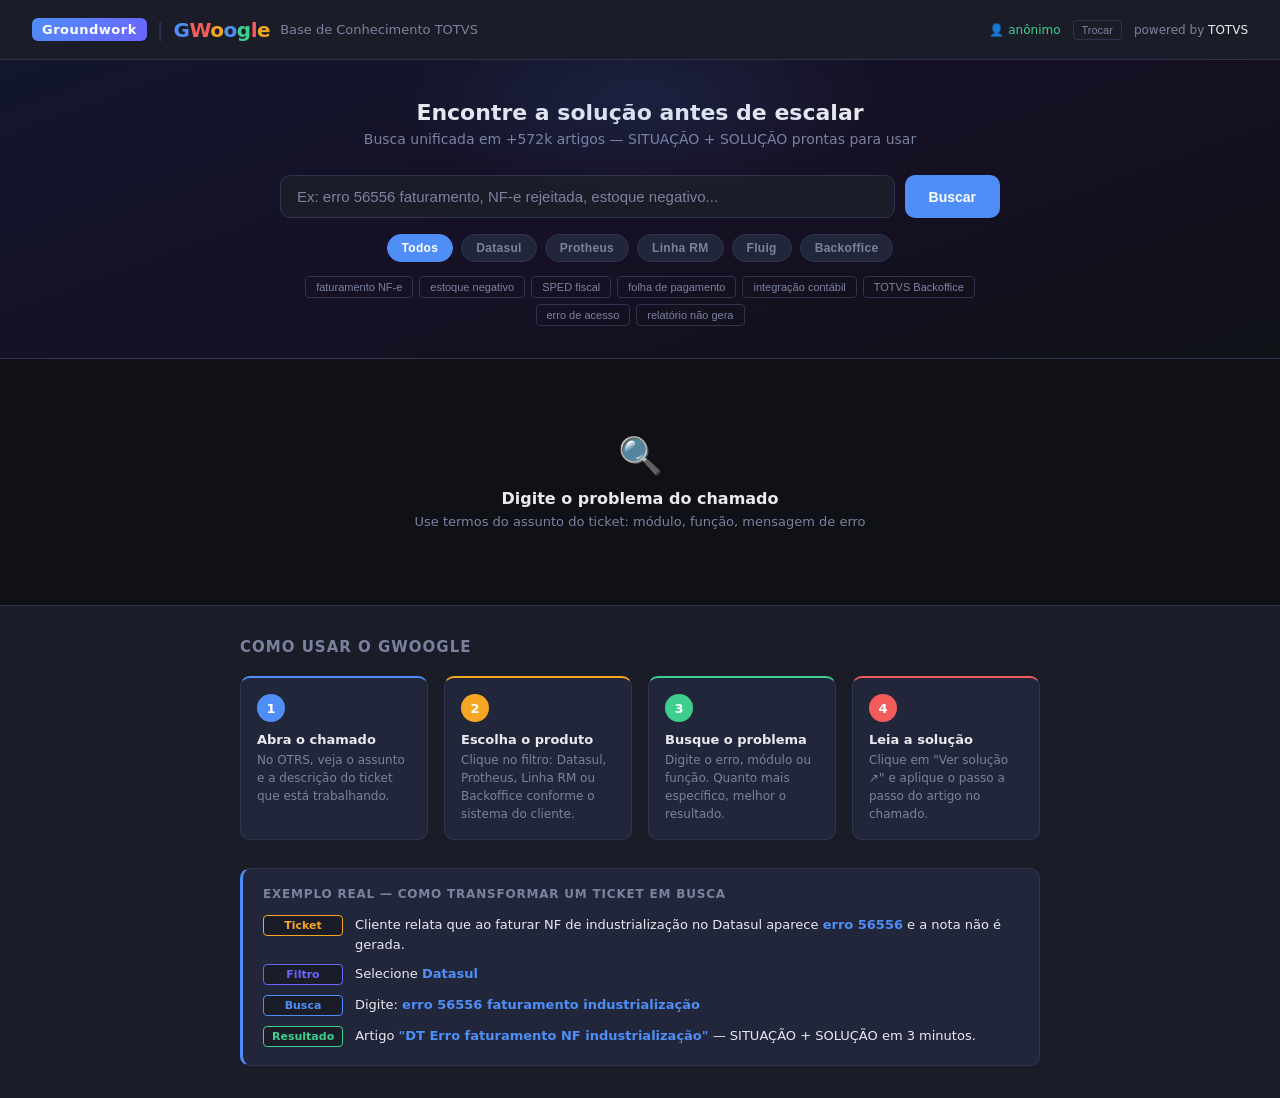
<file: gw-consult.html>
<!DOCTYPE html>
<html lang="pt-BR">
<head>
<meta charset="UTF-8">
<meta name="viewport" content="width=device-width, initial-scale=1.0">
<title>GWoogle — Base de Conhecimento TOTVS</title>
<style>
  :root {
    --bg: #0f1117;
    --surface: #1a1d27;
    --surface2: #22263a;
    --border: #2e3350;
    --accent: #4f8ef7;
    --accent2: #6c63ff;
    --text: #e8eaf0;
    --muted: #7b82a0;
    --ok: #3ecf8e;
    --warn: #f5a623;
    --danger: #f45b5b;
    --radius: 10px;
    --font: 'Inter', system-ui, sans-serif;
  }
  * { box-sizing: border-box; margin: 0; padding: 0; }
  body { font-family: var(--font); background: var(--bg); color: var(--text); min-height: 100vh; }

  /* ── Header ── */
  header {
    background: var(--surface);
    border-bottom: 1px solid var(--border);
    padding: 0 32px;
    display: flex;
    align-items: center;
    justify-content: space-between;
    height: 60px;
  }
  .logo { display: flex; align-items: center; gap: 10px; }
  .logo-badge {
    background: linear-gradient(135deg, var(--accent), var(--accent2));
    color: #fff;
    font-weight: 700;
    font-size: 13px;
    padding: 4px 10px;
    border-radius: 6px;
    letter-spacing: .5px;
  }
  .logo-name {
    font-size: 20px;
    font-weight: 800;
    letter-spacing: -0.5px;
  }
  .logo-name .c1 { color: #4f8ef7; }
  .logo-name .c2 { color: #f45b5b; }
  .logo-name .c3 { color: #f5a623; }
  .logo-name .c4 { color: #4f8ef7; }
  .logo-name .c5 { color: #3ecf8e; }
  .logo-name .c6 { color: #f45b5b; }
  .logo-name .c7 { color: #f5a623; }
  .logo-sep { color: var(--border); font-size: 20px; }
  .logo-sub { font-size: 13px; color: var(--muted); }
  .header-right { font-size: 12px; color: var(--muted); }
  .header-right span { color: var(--ok); }

  /* ── Hero search ── */
  .hero {
    background: linear-gradient(160deg, #12172e 0%, #161024 50%, #0f1117 100%);
    border-bottom: 1px solid var(--border);
    padding: 40px 32px 32px;
    text-align: center;
    position: relative;
    overflow: hidden;
  }
  .hero::before {
    content: '';
    position: absolute;
    top: -60px; left: 50%;
    transform: translateX(-50%);
    width: 500px; height: 200px;
    background: radial-gradient(ellipse, rgba(79,142,247,.12) 0%, transparent 70%);
    pointer-events: none;
  }
  .hero h1 { font-size: 22px; font-weight: 700; margin-bottom: 6px; }
  .hero p { font-size: 14px; color: var(--muted); margin-bottom: 28px; }

  .search-bar {
    display: flex;
    gap: 10px;
    max-width: 720px;
    margin: 0 auto 16px;
  }
  .search-bar input {
    flex: 1;
    background: var(--surface);
    border: 1.5px solid var(--border);
    color: var(--text);
    font-size: 15px;
    padding: 12px 16px;
    border-radius: var(--radius);
    outline: none;
    transition: border .2s;
  }
  .search-bar input:focus { border-color: var(--accent); }
  .search-bar input::placeholder { color: var(--muted); }
  .btn-search {
    background: var(--accent);
    color: #fff;
    border: none;
    border-radius: var(--radius);
    padding: 12px 24px;
    font-size: 14px;
    font-weight: 600;
    cursor: pointer;
    transition: opacity .2s;
    white-space: nowrap;
  }
  .btn-search:hover { opacity: .85; }
  .btn-search:disabled { opacity: .4; cursor: default; }

  /* ── Filtros de produto ── */
  .filters {
    display: flex;
    gap: 8px;
    justify-content: center;
    flex-wrap: wrap;
    max-width: 720px;
    margin: 0 auto;
  }
  .filter-btn {
    background: var(--surface2);
    border: 1.5px solid var(--border);
    color: var(--muted);
    font-size: 12px;
    font-weight: 600;
    padding: 6px 14px;
    border-radius: 20px;
    cursor: pointer;
    transition: all .2s;
    letter-spacing: .3px;
  }
  .filter-btn:hover { border-color: var(--accent); color: var(--text); }
  .filter-btn.active { background: var(--accent); border-color: var(--accent); color: #fff; }

  /* ── Quick searches ── */
  .quick-wrap {
    max-width: 720px;
    margin: 14px auto 0;
    display: flex;
    gap: 6px;
    flex-wrap: wrap;
    justify-content: center;
  }
  .quick-tag {
    background: transparent;
    border: 1px solid var(--border);
    color: var(--muted);
    font-size: 11px;
    padding: 4px 10px;
    border-radius: 4px;
    cursor: pointer;
    transition: all .15s;
  }
  .quick-tag:hover { border-color: var(--accent); color: var(--accent); }

  /* ── Results area ── */
  main { max-width: 800px; margin: 0 auto; padding: 28px 24px; }

  .results-header {
    display: flex;
    align-items: center;
    justify-content: space-between;
    margin-bottom: 16px;
    font-size: 13px;
    color: var(--muted);
  }
  .results-count strong { color: var(--text); }

  /* ── Article card ── */
  .card {
    background: var(--surface);
    border: 1px solid var(--border);
    border-radius: var(--radius);
    padding: 18px 20px;
    margin-bottom: 12px;
    transition: border-color .2s, transform .1s;
  }
  .card:hover { border-color: var(--accent); transform: translateY(-1px); }
  .card-title {
    font-size: 15px;
    font-weight: 600;
    color: var(--accent);
    text-decoration: none;
    display: block;
    margin-bottom: 8px;
    line-height: 1.4;
  }
  .card-title:hover { text-decoration: underline; }
  .card-snippet {
    font-size: 13px;
    color: var(--muted);
    line-height: 1.6;
    margin-bottom: 12px;
  }
  .card-snippet em { color: var(--text); font-style: normal; font-weight: 600; }
  .card-footer {
    display: flex;
    align-items: center;
    justify-content: space-between;
    flex-wrap: wrap;
    gap: 8px;
  }
  .card-labels { display: flex; gap: 6px; flex-wrap: wrap; }
  .label {
    background: var(--surface2);
    border: 1px solid var(--border);
    color: var(--muted);
    font-size: 11px;
    padding: 3px 8px;
    border-radius: 4px;
  }
  .card-date { font-size: 11px; color: var(--muted); }
  .btn-view {
    background: transparent;
    border: 1.5px solid var(--accent);
    color: var(--accent);
    font-size: 12px;
    font-weight: 600;
    padding: 6px 14px;
    border-radius: 6px;
    cursor: pointer;
    text-decoration: none;
    transition: all .2s;
  }
  .btn-view:hover { background: var(--accent); color: #fff; }

  /* ── Source badges (CST / Central) ── */
  .src-badge {
    display: inline-block;
    font-size: 9px;
    font-weight: 700;
    letter-spacing: .5px;
    padding: 2px 6px;
    border-radius: 3px;
    margin-right: 6px;
    vertical-align: middle;
    text-transform: uppercase;
  }
  .src-cst     { background: rgba(99,102,241,.15); color: #818cf8; border:1px solid rgba(99,102,241,.3); }
  .src-central { background: rgba(34,197,94,.15);  color: #4ade80; border:1px solid rgba(34,197,94,.3); }
  .src-tdn     { background: rgba(245,158,11,.15); color: #fbbf24; border:1px solid rgba(245,158,11,.3); }

  /* ── Article expand ── */
  .btn-expand {
    background: transparent;
    border: 1.5px solid var(--border);
    color: var(--muted);
    font-size: 12px;
    font-weight: 600;
    padding: 6px 14px;
    border-radius: 6px;
    cursor: pointer;
    transition: all .2s;
    font-family: inherit;
  }
  .btn-expand:hover { border-color: var(--accent); color: var(--accent); }
  .btn-expand:disabled { opacity: .55; cursor: wait; }
  .card-body {
    display: none;
    margin: 14px 0 6px;
    padding: 16px 18px;
    background: var(--surface2);
    border-radius: 8px;
    border: 1px solid var(--border);
    font-size: 13px;
    color: var(--text);
    line-height: 1.75;
    overflow-x: auto;
  }
  .card-body.show { display: block; animation: fade-in .2s ease; }
  @keyframes fade-in { from { opacity:0; transform:translateY(-4px); } to { opacity:1; transform:translateY(0); } }
  .card-body table { border-collapse: collapse; width: 100%; margin: 10px 0; font-size: 12px; }
  .card-body th, .card-body td { border: 1px solid var(--border); padding: 7px 10px; text-align: left; vertical-align: top; }
  .card-body th { background: var(--surface); font-weight: 600; }
  .card-body tr:nth-child(even) td { background: rgba(255,255,255,.03); }
  .card-body h1,.card-body h2,.card-body h3,.card-body h4 { font-size: 13px; font-weight: 700; margin: 14px 0 6px; color: var(--text); }
  .card-body ul,.card-body ol { padding-left: 22px; margin: 6px 0; }
  .card-body li { margin-bottom: 3px; }
  .card-body a { color: var(--accent); }
  .card-body img { max-width: 100%; height: auto; border-radius: 4px; }
  .card-body p { margin: 6px 0; }
  .card-body strong,.card-body b { color: var(--text); }

  /* ── Pagination ── */
  .pagination {
    display: flex;
    gap: 8px;
    justify-content: center;
    margin-top: 24px;
  }
  .page-btn {
    background: var(--surface);
    border: 1px solid var(--border);
    color: var(--text);
    padding: 8px 16px;
    border-radius: 6px;
    cursor: pointer;
    font-size: 13px;
    transition: all .2s;
  }
  .page-btn:hover:not(:disabled) { border-color: var(--accent); color: var(--accent); }
  .page-btn:disabled { opacity: .3; cursor: default; }

  /* ── States ── */
  .state-box {
    text-align: center;
    padding: 48px 24px;
    color: var(--muted);
  }
  .state-box .icon { font-size: 36px; margin-bottom: 12px; }
  .state-box h3 { font-size: 16px; color: var(--text); margin-bottom: 6px; }
  .state-box p { font-size: 13px; }

  .spinner {
    width: 32px; height: 32px;
    border: 3px solid var(--border);
    border-top-color: var(--accent);
    border-radius: 50%;
    animation: spin .7s linear infinite;
    margin: 0 auto 16px;
  }
  @keyframes spin { to { transform: rotate(360deg); } }

  /* ── Tutorial ── */
  .tutorial {
    background: var(--surface);
    border-top: 1px solid var(--border);
    padding: 32px;
  }
  .tutorial-inner {
    max-width: 800px;
    margin: 0 auto;
  }
  .tutorial h2 {
    font-size: 15px;
    font-weight: 700;
    color: var(--muted);
    text-transform: uppercase;
    letter-spacing: 1px;
    margin-bottom: 20px;
  }
  .steps {
    display: grid;
    grid-template-columns: repeat(auto-fit, minmax(180px, 1fr));
    gap: 16px;
    margin-bottom: 28px;
  }
  .step {
    background: var(--surface2);
    border: 1px solid var(--border);
    border-radius: var(--radius);
    padding: 16px;
  }
  .step:nth-child(1) .step-num { background: #4f8ef7; }
  .step:nth-child(2) .step-num { background: #f5a623; }
  .step:nth-child(3) .step-num { background: #3ecf8e; }
  .step:nth-child(4) .step-num { background: #f45b5b; }
  .step:nth-child(1) { border-top: 2px solid #4f8ef7; }
  .step:nth-child(2) { border-top: 2px solid #f5a623; }
  .step:nth-child(3) { border-top: 2px solid #3ecf8e; }
  .step:nth-child(4) { border-top: 2px solid #f45b5b; }
  .step-num {
    width: 28px; height: 28px;
    color: #fff;
    border-radius: 50%;
    font-size: 13px;
    font-weight: 700;
    display: flex;
    align-items: center;
    justify-content: center;
    margin-bottom: 10px;
  }
  .step h3 { font-size: 13px; font-weight: 700; margin-bottom: 4px; }
  .step p  { font-size: 12px; color: var(--muted); line-height: 1.5; }

  .example-box {
    background: var(--surface2);
    border: 1px solid var(--border);
    border-left: 3px solid var(--accent);
    border-radius: var(--radius);
    padding: 18px 20px;
  }
  .example-box h3 {
    font-size: 12px;
    font-weight: 700;
    color: var(--muted);
    text-transform: uppercase;
    letter-spacing: .8px;
    margin-bottom: 14px;
  }
  .example-row {
    display: flex;
    align-items: flex-start;
    gap: 12px;
    margin-bottom: 10px;
    font-size: 13px;
  }
  .example-row:last-child { margin-bottom: 0; }
  .ex-label {
    background: var(--surface);
    border: 1px solid var(--border);
    color: var(--muted);
    font-size: 11px;
    font-weight: 600;
    padding: 3px 8px;
    border-radius: 4px;
    white-space: nowrap;
    min-width: 80px;
    text-align: center;
  }
  .ex-label.ticket  { border-color: var(--warn);   color: var(--warn); }
  .ex-label.busca   { border-color: var(--accent);  color: var(--accent); }
  .ex-label.filtro  { border-color: var(--accent2); color: var(--accent2); }
  .ex-label.result  { border-color: var(--ok);      color: var(--ok); }
  .ex-val { color: var(--text); line-height: 1.5; }
  .ex-val em { color: var(--accent); font-style: normal; font-weight: 600; }

  /* ── Responsivo ── */
  @media (max-width: 600px) {
    header { padding: 0 16px; }
    .hero { padding: 28px 16px 24px; }
    .search-bar { flex-direction: column; }
    main { padding: 20px 12px; }
  }
</style>
</head>
<body>

<header>
  <div class="logo">
    <span class="logo-badge">Groundwork</span>
    <span class="logo-sep">|</span>
    <span class="logo-name"><span class="c1">G</span><span class="c2">W</span><span class="c3">o</span><span class="c4">o</span><span class="c5">g</span><span class="c6">l</span><span class="c7">e</span></span>
    <span class="logo-sub">Base de Conhecimento TOTVS</span>
  </div>
  <div class="header-right" style="display:flex;align-items:center;gap:12px;">
    <span id="userLabel" style="font-size:12px;color:var(--muted);">👤 <span id="userName">—</span></span>
    <button onclick="changeUser()" style="font-size:11px;background:none;border:1px solid var(--border);color:var(--muted);border-radius:4px;padding:3px 8px;cursor:pointer;">Trocar</button>
    <span style="color:var(--muted);">powered by <span style="color:var(--text);">TOTVS</span></span>
  </div>
</header>

<div class="hero">
  <h1>Encontre a solução antes de escalar</h1>
  <p>Busca unificada em +572k artigos — SITUAÇÃO + SOLUÇÃO prontas para usar</p>

  <div class="search-bar">
    <input id="searchInput" type="text" placeholder="Ex: erro 56556 faturamento, NF-e rejeitada, estoque negativo..." autocomplete="off" />
    <button class="btn-search" id="btnSearch" onclick="doSearch()">Buscar</button>
  </div>

  <div class="filters">
    <button class="filter-btn active" data-product="" onclick="setProduct(this, '')">Todos</button>
    <button class="filter-btn" data-product="Datasul" onclick="setProduct(this, 'Datasul')">Datasul</button>
    <button class="filter-btn" data-product="Protheus" onclick="setProduct(this, 'Protheus')">Protheus</button>
    <button class="filter-btn" data-product="Linha RM" onclick="setProduct(this, 'Linha RM')">Linha RM</button>
    <button class="filter-btn" data-product="Fluig" onclick="setProduct(this, 'Fluig')">Fluig</button>
    <button class="filter-btn" data-product="TOTVS Backoffice" onclick="setProduct(this, 'TOTVS Backoffice')">Backoffice</button>
  </div>

  <div class="quick-wrap" id="quickWrap"></div>
</div>

<main>
  <div id="resultsArea">
    <div class="state-box">
      <div class="icon">🔍</div>
      <h3>Digite o problema do chamado</h3>
      <p>Use termos do assunto do ticket: módulo, função, mensagem de erro</p>
    </div>
  </div>
</main>

<!-- ── Tutorial de uso ── -->
<div class="tutorial">
  <div class="tutorial-inner">
    <h2>Como usar o GWoogle</h2>
    <div class="steps">
      <div class="step">
        <div class="step-num">1</div>
        <h3>Abra o chamado</h3>
        <p>No OTRS, veja o assunto e a descrição do ticket que está trabalhando.</p>
      </div>
      <div class="step">
        <div class="step-num">2</div>
        <h3>Escolha o produto</h3>
        <p>Clique no filtro: Datasul, Protheus, Linha RM ou Backoffice conforme o sistema do cliente.</p>
      </div>
      <div class="step">
        <div class="step-num">3</div>
        <h3>Busque o problema</h3>
        <p>Digite o erro, módulo ou função. Quanto mais específico, melhor o resultado.</p>
      </div>
      <div class="step">
        <div class="step-num">4</div>
        <h3>Leia a solução</h3>
        <p>Clique em "Ver solução ↗" e aplique o passo a passo do artigo no chamado.</p>
      </div>
    </div>

    <div class="example-box">
      <h3>Exemplo real — como transformar um ticket em busca</h3>
      <div class="example-row">
        <span class="ex-label ticket">Ticket</span>
        <span class="ex-val">Cliente relata que ao faturar NF de industrialização no Datasul aparece <em>erro 56556</em> e a nota não é gerada.</span>
      </div>
      <div class="example-row">
        <span class="ex-label filtro">Filtro</span>
        <span class="ex-val">Selecione <em>Datasul</em></span>
      </div>
      <div class="example-row">
        <span class="ex-label busca">Busca</span>
        <span class="ex-val">Digite: <em>erro 56556 faturamento industrialização</em></span>
      </div>
      <div class="example-row">
        <span class="ex-label result">Resultado</span>
        <span class="ex-val">Artigo <em>"DT Erro faturamento NF industrialização"</em> — SITUAÇÃO + SOLUÇÃO em 3 minutos.</span>
      </div>
    </div>
  </div>
</div>

<script>
var activeProduct = '';
var currentPage   = 1;
var lastQuery     = '';
var totalCount    = 0;

var QUICK_ALL = [
  'faturamento NF-e', 'estoque negativo', 'SPED fiscal', 'folha de pagamento',
  'integração contábil', 'TOTVS Backoffice', 'erro de acesso', 'relatório não gera'
];
var QUICK_PRODUCT = {
  'Datasul':         ['FT4003 faturamento', 'MFT nota fiscal', 'erro RE1001', 'MCP financeiro', 'MCE estoque'],
  'Protheus':        ['NF-e rejeição', 'SIGAFAT faturamento', 'SIGAEST estoque', 'SIGAFIN financeiro', 'MATA460'],
  'Linha RM':        ['TOTVS Folha', 'RH férias', 'CORPORE RM', 'FOP pagamento', 'ponto eletrônico'],
  'Fluig':           ['workflow aprovação', 'formulário Fluig', 'processo BPM', 'integração REST'],
  'TOTVS Backoffice':['Backoffice integração', 'DMSCONPAY', 'contas a pagar', 'conciliação bancária'],
};

function renderQuickTags() {
  var tags = activeProduct ? (QUICK_PRODUCT[activeProduct] || QUICK_ALL) : QUICK_ALL;
  var wrap = document.getElementById('quickWrap');
  wrap.innerHTML = tags.map(function(t) {
    return '<button class="quick-tag" onclick="quickSearch(\'' + t.replace(/'/g, "\\'") + '\')">' + t + '</button>';
  }).join('');
}

function setProduct(el, product) {
  activeProduct = product;
  document.querySelectorAll('.filter-btn').forEach(function(b) { b.classList.remove('active'); });
  el.classList.add('active');
  renderQuickTags();
  if (lastQuery) doSearch();
}

function quickSearch(term) {
  document.getElementById('searchInput').value = term;
  doSearch();
}

document.getElementById('searchInput').addEventListener('keydown', function(e) {
  if (e.key === 'Enter') doSearch();
});

function doSearch(page) {
  var q = document.getElementById('searchInput').value.trim();
  if (!q) return;
  lastQuery  = q;
  currentPage = page || 1;
  fetchResults(q, activeProduct, currentPage);
}

// ── Stop words PT-BR ────────────────────────────────────────────────────
var STOP_WORDS = new Set([
  // artigos
  'o','a','os','as','um','uma','uns','umas',
  // preposições e contrações
  'de','do','da','dos','das','em','no','na','nos','nas',
  'ao','à','aos','às','pelo','pela','pelos','pelas',
  'por','para','com','sem','sob','sobre','entre','até',
  'após','ante','perante','contra','desde','pra','pro',
  'num','numa','nuns','numas','desse','dessa','desses','dessas',
  'nesse','nessa','nesses','nessas','neste','nesta','nestes','nestas',
  // conjunções
  'e','ou','mas','porém','contudo','todavia','entretanto',
  'que','se','porque','quando','como','também','nem','pois',
  'então','portanto','logo','assim','ainda','já','só','seu','sua',
  // pronomes / verbos auxiliares comuns
  'eu','tu','ele','ela','nós','vós','eles','elas',
  'me','te','lhe','nos','vos','isso','isto','aquilo',
  'esse','essa','esses','essas','este','esta','estes','estas',
  'não','é','são','foi','era','eram','ser','ter','há','ai',
]);

function removeStopWords(text) {
  var words  = text.trim().split(/\s+/);
  var clean  = words.filter(function(w) {
    return w.length > 1 && !STOP_WORDS.has(w.toLowerCase());
  });
  return clean.length > 0 ? clean.join(' ') : text.trim(); // nunca retorna vazio
}

function fetchResults(query, product, page) {
  var area = document.getElementById('resultsArea');
  var cleanQuery = removeStopWords(query);
  var hint = cleanQuery !== query.trim()
    ? '<p style="font-size:11px;color:var(--muted);margin-top:6px">🔍 Buscando por: <strong style="color:var(--accent)">' + escHtml(cleanQuery) + '</strong></p>'
    : '';
  area.innerHTML = '<div class="state-box"><div class="spinner"></div><p>Consultando base TOTVS...</p>' + hint + '</div>';

  var atendente = localStorage.getItem('gwoogle_user') || '';
  var url = '/api/totvs-search?query=' + encodeURIComponent(cleanQuery) + '&per_page=10&page=' + page;
  if (product)    url += '&product='    + encodeURIComponent(product);
  if (atendente)  url += '&atendente='  + encodeURIComponent(atendente);

  fetch(url)
    .then(function(r) { return r.json(); })
    .then(function(data) {
      if (data.error) { showError(data.error); return; }
      totalCount = data.count || 0;
      renderResults(data);
    })
    .catch(function(err) { showError('Falha na conexão: ' + err.message); });
}

function renderResults(data) {
  var area = document.getElementById('resultsArea');
  if (!data.results || data.results.length === 0) {
    area.innerHTML = '<div class="state-box"><div class="icon">😕</div><h3>Nenhum artigo encontrado</h3><p>Tente termos diferentes ou remova o filtro de produto</p></div>';
    return;
  }

  var pageCount = data.page_count || 1;
  var html = '<div class="results-header">';
  var cleanQ = removeStopWords(lastQuery);
  html += '<span class="results-count"><strong>' + totalCount.toLocaleString('pt-BR') + '</strong> artigos para <em>"' + escHtml(cleanQ) + '"</em>';
  if (activeProduct) html += ' · <strong>' + activeProduct + '</strong>';
  // Breakdown das fontes (CST + Central + TDN)
  if (data.sources) {
    var src = data.sources;
    var parts = [];
    if (src.cst)     parts.push('<span class="src-badge src-cst">CST</span> ' + src.cst.toLocaleString('pt-BR'));
    if (src.central) parts.push('<span class="src-badge src-central">CENTRAL</span> ' + src.central.toLocaleString('pt-BR'));
    if (src.tdn)     parts.push('<span class="src-badge src-tdn">TDN</span> ' + src.tdn.toLocaleString('pt-BR'));
    if (parts.length) html += '<br><span style="font-size:11px;color:var(--muted);margin-top:4px;display:inline-block">' + parts.join(' · ') + '</span>';
  }
  html += '</span>';
  html += '<span>Página ' + currentPage + ' de ' + pageCount + '</span>';
  html += '</div>';

  data.results.forEach(function(r) {
    var date = r.updated_at ? new Date(r.updated_at).toLocaleDateString('pt-BR') : '';
    var snippet = (r.snippet || '').replace(/<[^>]+>/g, '').substring(0, 220);
    var labels = (r.labels || []).slice(0, 3);

    var src = r.source || 'cst';
    var srcBadge;
    if (src === 'central')   srcBadge = '<span class="src-badge src-central" title="Central de Atendimento TOTVS">CENTRAL</span>';
    else if (src === 'tdn')  srcBadge = '<span class="src-badge src-tdn"     title="TOTVS Developer Network">TDN</span>';
    else                     srcBadge = '<span class="src-badge src-cst"     title="Central de Suporte TOTVS - CST">CST</span>';

    html += '<div class="card">';
    html += '<a class="card-title" href="' + r.url + '" target="_blank" rel="noopener">' + srcBadge + ' ' + escHtml(r.title) + ' ↗</a>';
    if (snippet) html += '<div class="card-snippet">' + r.snippet.substring(0, 320) + '...</div>';
    html += '<div class="card-body"></div>';
    html += '<div class="card-footer">';
    html += '<div class="card-labels">';
    labels.forEach(function(l) { html += '<span class="label">' + escHtml(l) + '</span>'; });
    html += '</div>';
    if (date) html += '<span class="card-date">Atualizado ' + date + '</span>';
    html += '<div style="display:flex;gap:8px;align-items:center">';
    html += '<button class="btn-expand" onclick="expandCard(' + r.id + ', this, \'' + src + '\')">Expandir ▼</button>';
    html += '<a class="btn-view" href="' + r.url + '" target="_blank" rel="noopener">Ver ↗</a>';
    html += '</div>';
    html += '</div></div>';
  });

  // Paginação
  if (pageCount > 1) {
    html += '<div class="pagination">';
    html += '<button class="page-btn" onclick="doSearch(' + (currentPage - 1) + ')" ' + (currentPage <= 1 ? 'disabled' : '') + '>← Anterior</button>';
    html += '<button class="page-btn" onclick="doSearch(' + (currentPage + 1) + ')" ' + (currentPage >= pageCount ? 'disabled' : '') + '>Próxima →</button>';
    html += '</div>';
  }

  area.innerHTML = html;
  window.scrollTo({ top: 300, behavior: 'smooth' });
}

function showError(msg) {
  document.getElementById('resultsArea').innerHTML =
    '<div class="state-box"><div class="icon">⚠️</div><h3>Erro ao consultar</h3><p>' + escHtml(msg) + '</p></div>';
}

function escHtml(s) {
  return String(s).replace(/&/g,'&amp;').replace(/</g,'&lt;').replace(/>/g,'&gt;').replace(/"/g,'&quot;');
}

// ── Expandir artigo completo inline ──────────────────────────────────────
function expandCard(id, btn, source) {
  var card = btn.closest('.card');
  var body = card.querySelector('.card-body');

  // Já carregado — apenas alterna visibilidade
  if (body.dataset.loaded === '1') {
    var open = body.classList.toggle('show');
    btn.textContent = open ? 'Recolher ▲' : 'Expandir ▼';
    return;
  }

  // Primeira vez — busca na API
  btn.textContent = 'Carregando…';
  btn.disabled = true;

  fetch('/api/article-body?id=' + id + '&source=' + (source || 'cst'))
    .then(function(r) { return r.json(); })
    .then(function(d) {
      if (d.error) throw new Error(d.error);
      body.innerHTML = d.body || '<em>Conteúdo não disponível.</em>';
      body.dataset.loaded = '1';
      body.classList.add('show');
      btn.textContent = 'Recolher ▲';
      btn.disabled = false;
    })
    .catch(function() {
      body.innerHTML = '<p style="color:#e74c3c">Não foi possível carregar o artigo. <a href="' + btn.closest('.card').querySelector('.card-title').href + '" target="_blank">Abrir no Zendesk ↗</a></p>';
      body.dataset.loaded = '1';
      body.classList.add('show');
      btn.textContent = 'Expandir ▼';
      btn.disabled = false;
    });
}

// ── Identificação do usuário ─────────────────────────────────────────────
function initUser() {
  var saved = localStorage.getItem('gwoogle_user');
  if (!saved) {
    saved = (prompt('Qual é o seu nome? (para registrar quem está usando o GWoogle)') || '').trim();
    if (saved) localStorage.setItem('gwoogle_user', saved);
  }
  var el = document.getElementById('userName');
  if (el) el.textContent = saved || 'anônimo';
}

function changeUser() {
  var name = (prompt('Novo nome:') || '').trim();
  if (name) {
    localStorage.setItem('gwoogle_user', name);
    var el = document.getElementById('userName');
    if (el) el.textContent = name;
  }
}

// Init
renderQuickTags();
initUser();
</script>
</body>
</html>
</file>
